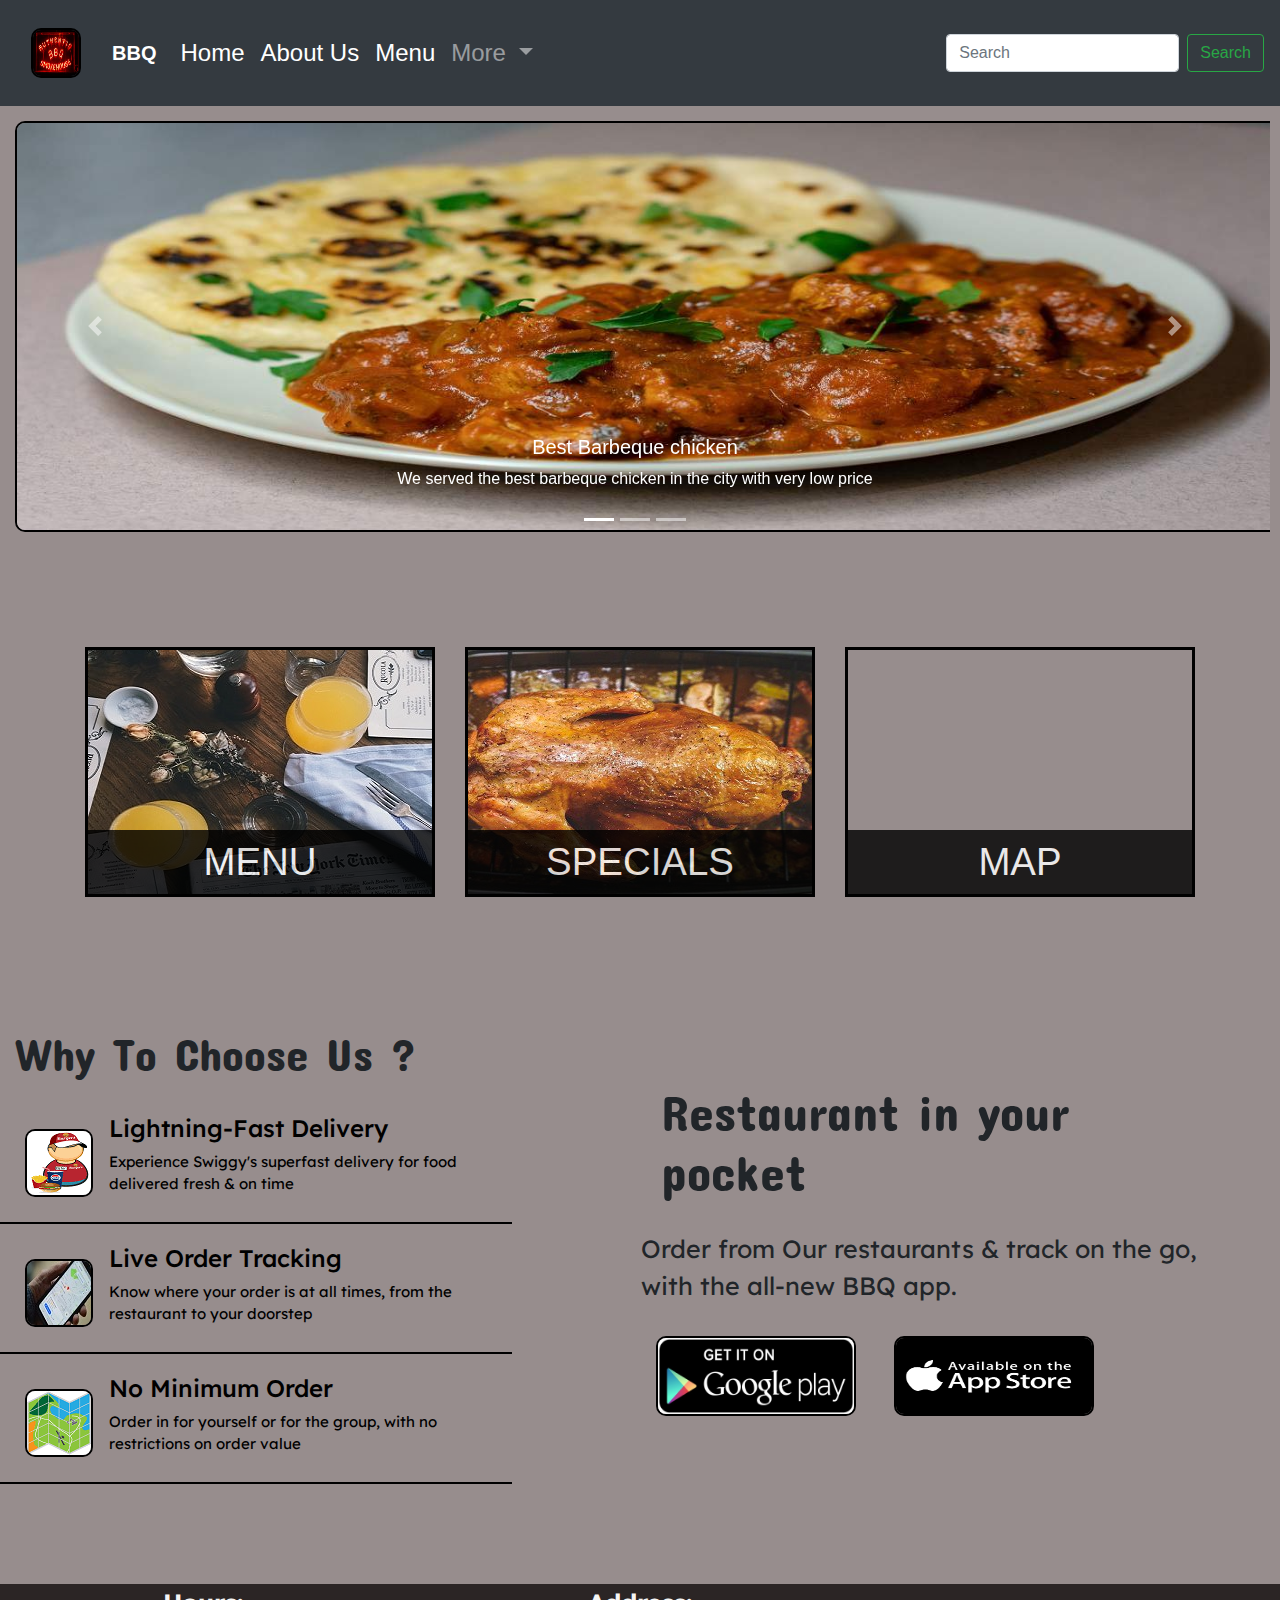
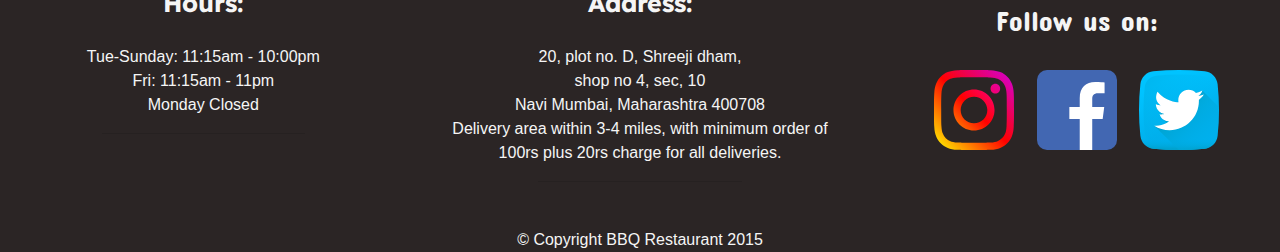
<file: index.html>
<!doctype html>
<html lang="en">

<head>
    <!-- Required meta tags -->
    <meta charset="utf-8">
    <meta name="viewport" content="width=device-width, initial-scale=1, shrink-to-fit=no">

    <!-- Bootstrap CSS -->
    <link rel="stylesheet" href="https://stackpath.bootstrapcdn.com/bootstrap/4.5.2/css/bootstrap.min.css"
        integrity="sha384-JcKb8q3iqJ61gNV9KGb8thSsNjpSL0n8PARn9HuZOnIxN0hoP+VmmDGMN5t9UJ0Z" crossorigin="anonymous">
    <link href='https://fonts.googleapis.com/css?family=Lexend Deca' rel='stylesheet'>
    <link href='https://fonts.googleapis.com/css?family=Concert One' rel='stylesheet'>
    <link rel="stylesheet" href="https://cdnjs.cloudflare.com/ajax/libs/font-awesome/4.7.0/css/font-awesome.min.css">
    <link rel="stylesheet" href="https://cdnjs.cloudflare.com/ajax/libs/font-awesome/4.7.0/css/font-awesome.min.css">

    <link rel="stylesheet" href="style.css">
    <title>BBQ Restaurant</title>
</head>

<body>
    <nav class="navbar navbar-expand-lg navbar-dark bg-dark" style="border-radius: 0%;">
        <a class="navbar-brand" href="index.html">

            <img src="images/restaurant.jpeg" width="50" height="50" alt="" loading="lazy">
        </a>
        <a id="sandas" class="navbar-brand" href="index.html"><strong>BBQ</strong></a>
        <button class="navbar-toggler" type="button" data-toggle="collapse" data-target="#navbarSupportedContent"
            aria-controls="navbarSupportedContent" aria-expanded="false" aria-label="Toggle navigation">
            <span class="navbar-toggler-icon"></span>
        </button>

        <div class="collapse navbar-collapse" id="navbarSupportedContent">
            <ul class="navbar-nav mr-auto">
                <li class="nav-item active">
                    <a class="nav-link" href="index.html">Home <span class="sr-only">(current)</span></a>
                </li>
                <li class="nav-item active">
                    <a class="nav-link" href="About-us.html">About Us<span class="sr-only">(current)</span></a>
                </li>
                <li class="nav-item active">
                    <a class="nav-link" href="Menu.html">Menu<span class="sr-only">(current)</span></a>
                </li>

                <li class="nav-item dropdown">
                    <a class="nav-link dropdown-toggle" href="#" id="navbarDropdown" role="button"
                        data-toggle="dropdown" aria-haspopup="true" aria-expanded="false">
                        More
                    </a>
                    <div class="dropdown-menu" aria-labelledby="navbarDropdown">
                        <a class="dropdown-item" href="team.html">Team</a>
                        <a class="dropdown-item" href="vacancy.html">Vacancy</a>
                        <a class="dropdown-item" href="feedback.html">Feedback</a>

                        <a class="dropdown-item" href="#"></a>
                    </div>
                </li>

            </ul>
            <form class="form-inline my-2 my-lg-0">
                <input class="form-control mr-sm-2" type="search" placeholder="Search" aria-label="Search">
                <button class="btn btn-outline-success my-2 my-sm-0" type="submit">Search</button>
            </form>
        </div>
    </nav>
    <div id="carouselExampleCaptions" class="carousel slide carousel-fade" data-ride="carousel" data-interval="3000"
        style="margin-right:10px">
        <ol class="carousel-indicators">
            <li data-target="#carouselExampleCaptions" data-slide-to="0" class="active"></li>
            <li data-target="#carouselExampleCaptions" data-slide-to="1"></li>
            <li data-target="#carouselExampleCaptions" data-slide-to="2"></li>
        </ol>
        <div class="carousel-inner">
            <div class="carousel-item active">
                <img src="images/ind2.jpg" class="d-block w-100" alt="...">
                <div class="carousel-caption d-none d-md-block">
                    <h5>Best Barbeque chicken</h5>
                    <p>We served the best barbeque chicken in the city with very low price</p>
                </div>
            </div>
            <div class="carousel-item">
                <img src="images/chicken.jpg" class="d-block w-100" alt="...">
                <div class="carousel-caption d-none d-md-block">
                    <h5>Indian food always taste best in the world</h5>
                    <p>we served food from 5 different countries but our india food have no competition</p>
                </div>
            </div>
            <div class="carousel-item">
                <img src="images/bbq.jpg" class="d-block w-100" alt="...">
                <div class="carousel-caption d-none d-md-block">
                    <h5>Boring of regular food <br>try some barbeque and add taste to the life</h5>
                    <p>Praesent commodo cursus magna, vel scelerisque nisl consectetur.</p>
                </div>
            </div>
            <div class="carousel-item">
                <img src="images/ind.jpg" class="d-block w-100" alt="...">
                <div class="carousel-caption d-none d-md-block">
                    <h5>we keep all safety majors</h5>
                    <p>provides you the safest food by taking all precautions during this pandemic</p>
                </div>
            </div>
        </div>
        <a class="carousel-control-prev" href="#carouselExampleCaptions" role="button" data-slide="prev">
            <span class="carousel-control-prev-icon" aria-hidden="true"></span>
            <span class="sr-only">Previous</span>
        </a>
        <a class="carousel-control-next" href="#carouselExampleCaptions" role="button" data-slide="next">
            <span class="carousel-control-next-icon" aria-hidden="true"></span>
            <span class="sr-only">Next</span>
        </a>
    </div>

    <div id="tiles1" class="container" style="margin-top: 100px; margin-bottom: 100px;">
        <div id="home-tiles" class="row">
            <div class=" col-xl-4 col-lg-4 col-md-4 col-sm-6 col-xs-12">
                <a href="Menu.html">
                    <div id="menu-tile"><span>menu</span></div>
                </a>
            </div>
            <div class="col-xl-4  col-lg-4 col-md-4 col-sm-6 col-xs-12">
                <a href="specials.html">
                    <div id="specials-tile"><span>specials</span></div>
                </a>
            </div>
            <div class="col-xl-4  col-lg-4 col-md-4 col-sm-12 col-xs-12">

                <a href="https://goo.gl/maps/kgMy9iD766NBzXQE9" target="_blank">
                    <div id="map-tile" style="border: 3px solid black;">
                        <iframe
                            src="https://www.google.com/maps/embed?pb=!1m18!1m12!1m3!1d3768.7134576017115!2d72.98872131466595!3d19.16401618703753!2m3!1f0!2f0!3f0!3m2!1i1024!2i768!4f13.1!3m3!1m2!1s0x3be7b90e91b27cbf%3A0xe57a123d11d36e02!2sBBQ%20Adda%2C%20Airoli!5e0!3m2!1sen!2sin!4v1598548710462!5m2!1sen!2sin"
                            width="600" height="450" frameborder="0" style="border:0;" allowfullscreen=""
                            aria-hidden="false" tabindex="0"></iframe>
                        <span>map</span>
                    </div>

                </a>
            </div>

        </div>
    </div>


    <div class="box" style="margin-bottom: 100px;">
        <div class="containers">
            <h1>Why To Choose Us ?</h1>
            <div class="container1">
                <div class="media">
                    <img src="images/fast.png" class="align-self-start mr-3" alt="...">
                    <div class="media-body">
                        <h4 class="mt-0">Lightning-Fast Delivery</h4>
                        <p>Experience Swiggy's superfast delivery for food delivered fresh & on time</p>
                    </div>
                </div>
            </div>
            <div class="container2">
                <div class="media">
                    <img src="images/live.jpg" class="align-self-start mr-3" alt="...">
                    <div class="media-body">
                        <h4 class="mt-0">Live Order Tracking</h4>
                        <p>Know where your order is at all times, from the restaurant to your doorstep</p>
                    </div>
                </div>
            </div>

            <div class="container3">
                <div class="media">
                    <img src="images/map.png" class="align-self-start mr-3" alt="...">
                    <div class="media-body">
                        <h4 class="mt-0">No Minimum Order</h4>
                        <p>Order in for yourself or for the group, with no restrictions on order value</p>
                    </div>
                </div>
            </div>
        </div>
        <div1>
            <h2>Restaurant in your pocket</h2>
            <p id=idex>Order from Our restaurants & track on the go, with the all-new BBQ app.</p>

            <a href="https://www.qries.com/">
                <img alt="Qries" src="images/google-play-logo.jpg" width="200" height="80">
            </a>
            <a href="https://www.qries.com/">
                <img alt="Qries" src="images/astore.png" width="200" height="80">
            </a>
        </div1>
    </div>







    <footer class="panel-footer" >
        <div class="containerx">
            <div class="row">
                <section id="hours" class="col-sm-4">
                    <strong>Hours:</strong><br><br>
                    Tue-Sunday: 11:15am - 10:00pm<br>
                    Fri: 11:15am - 11pm<br>
                    Monday Closed
                    <hr class="visible-xs">
                </section>
                <section id="address" class="col-sm-4">
                    <strong>Address:</strong><br><br>
                    20, plot no. D, Shreeji dham,<br>
                    shop no 4, sec, 10 <br>
                    Navi Mumbai, Maharashtra 400708 <br>
                    <p>Delivery area within 3-4 miles, with minimum order of 100rs plus 20rs charge for all deliveries.
                    </p>
                    <hr class="visible-xs">
                </section>
                <section id="testimonials" class="col-sm-4">
                    <h3>Follow us on:</h3><br>
                    <a target="_blank" href="https://www.instagram.com/">
                        <img alt="Instagram" src="images/instagram-sketched (1).svg" width="80" height="80"
                            style="border:0px">
                    </a>
                    <a target="_blank" href="https://www.facebook.com/">
                        <img alt="Facebook" src="images/facebook.svg" width="80" height="80" style="border:0px">
                    </a>
                    <a target="_blank" href="https://twitter.com/?lang=en">
                        <img alt="Twitter" src="images/twitter.svg" width="80" height="80" style="border:0px">
                    </a>

                </section>
            </div>
            <div class="text-center">&copy; Copyright BBQ Restaurant 2015</div>
        </div>
    </footer>





    <!-- Optional JavaScript -->
    <!-- jQuery first, then Popper.js, then Bootstrap JS -->
    <script src="https://code.jquery.com/jquery-3.5.1.slim.min.js"
        integrity="sha384-DfXdz2htPH0lsSSs5nCTpuj/zy4C+OGpamoFVy38MVBnE+IbbVYUew+OrCXaRkfj"
        crossorigin="anonymous"></script>
    <script src="https://cdn.jsdelivr.net/npm/popper.js@1.16.1/dist/umd/popper.min.js"
        integrity="sha384-9/reFTGAW83EW2RDu2S0VKaIzap3H66lZH81PoYlFhbGU+6BZp6G7niu735Sk7lN"
        crossorigin="anonymous"></script>
    <script src="https://stackpath.bootstrapcdn.com/bootstrap/4.5.2/js/bootstrap.min.js"
        integrity="sha384-B4gt1jrGC7Jh4AgTPSdUtOBvfO8shuf57BaghqFfPlYxofvL8/KUEfYiJOMMV+rV"
        crossorigin="anonymous"></script>
</body>

</html>
</file>
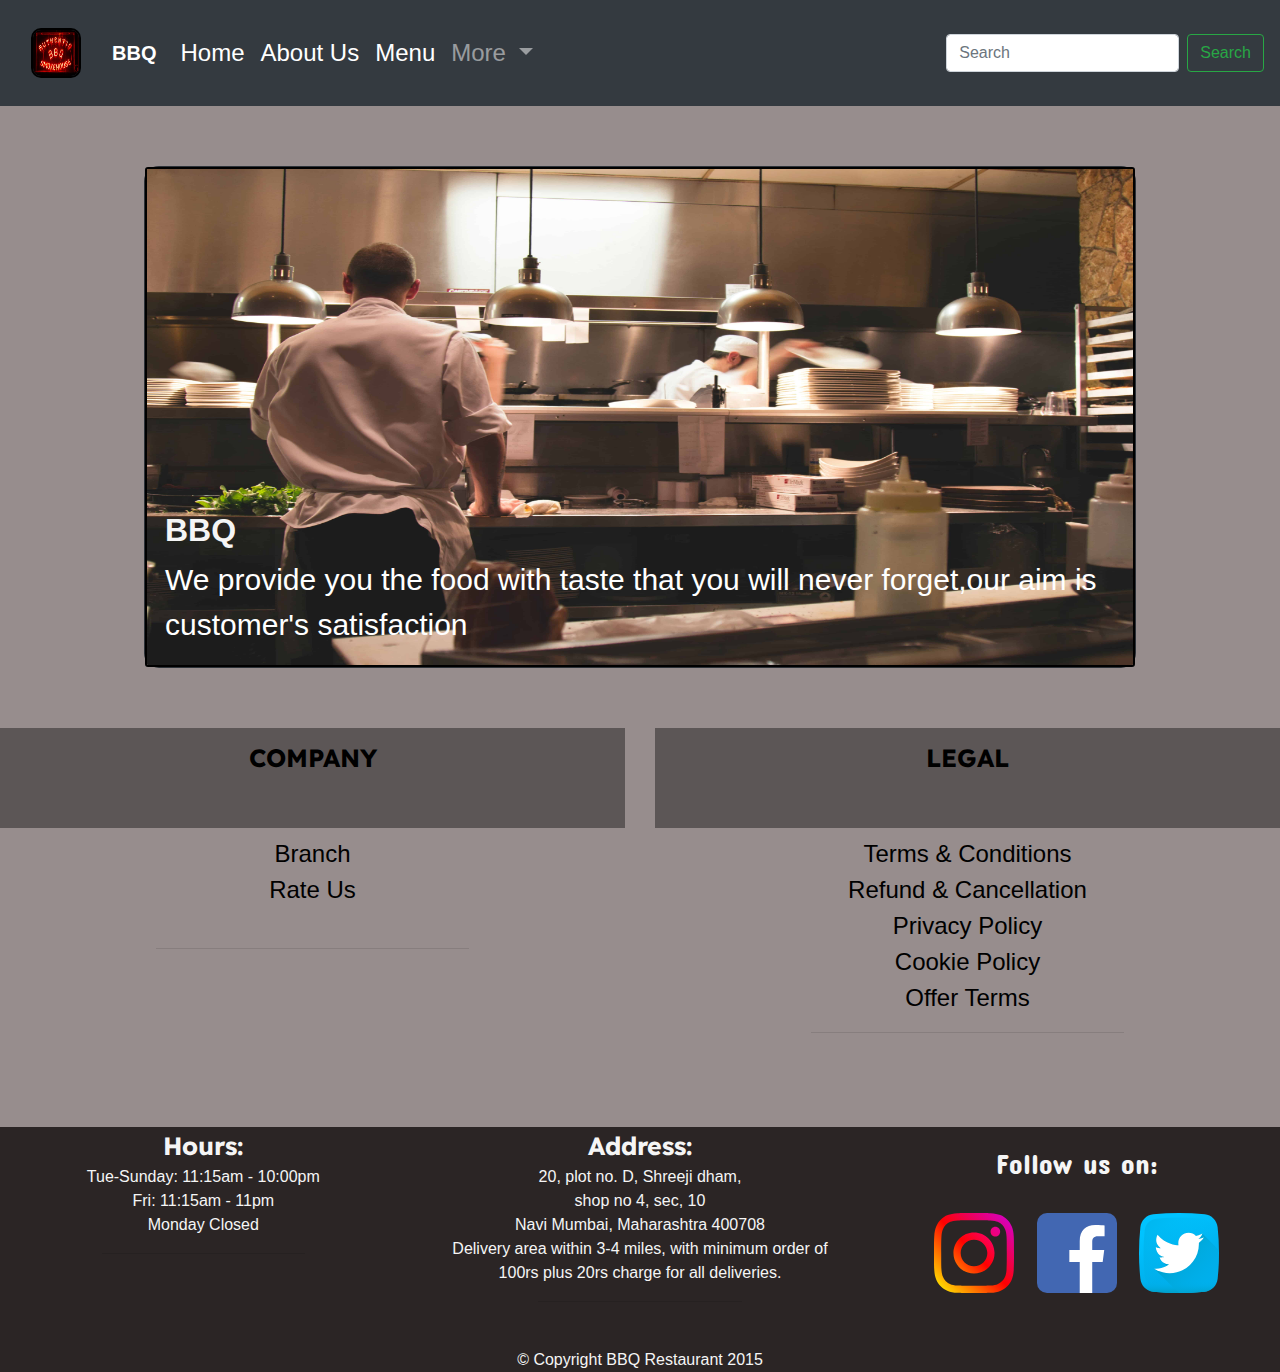
<file: About-us.html>
<!doctype html>
<html lang="en">

<head>
    <!-- Required meta tags -->
    <meta charset="utf-8">
    <meta name="viewport" content="width=device-width, initial-scale=1, shrink-to-fit=no">

    <!-- Bootstrap CSS -->
    <link rel="stylesheet" href="https://stackpath.bootstrapcdn.com/bootstrap/4.5.2/css/bootstrap.min.css"
        integrity="sha384-JcKb8q3iqJ61gNV9KGb8thSsNjpSL0n8PARn9HuZOnIxN0hoP+VmmDGMN5t9UJ0Z" crossorigin="anonymous">
    <link href='https://fonts.googleapis.com/css?family=Lexend Deca' rel='stylesheet'>
    <link href='https://fonts.googleapis.com/css?family=Concert One' rel='stylesheet'>
    <link rel="stylesheet" href="https://cdnjs.cloudflare.com/ajax/libs/font-awesome/4.7.0/css/font-awesome.min.css">

    <link rel="stylesheet" href="style.css">
    <title>About us</title>
</head>

<body>
    <nav class="navbar navbar-expand-lg navbar-dark bg-dark" style="border-radius: 0%;">
        <a class="navbar-brand" href="index.html">

            <img src="images/restaurant.jpeg" width="50" height="50" alt="" loading="lazy">
        </a>
        <a id="sandas" class="navbar-brand" href="index.html"><strong>BBQ</strong></a>
        <button class="navbar-toggler" type="button" data-toggle="collapse" data-target="#navbarSupportedContent"
            aria-controls="navbarSupportedContent" aria-expanded="false" aria-label="Toggle navigation">
            <span class="navbar-toggler-icon"></span>
        </button>

        <div class="collapse navbar-collapse" id="navbarSupportedContent">
            <ul class="navbar-nav mr-auto">
                <li class="nav-item active">
                    <a class="nav-link" href="index.html">Home <span class="sr-only">(current)</span></a>
                </li>
                <li class="nav-item active">
                    <a class="nav-link" href="About-us.html">About Us<span class="sr-only">(current)</span></a>
                </li>
                <li class="nav-item active">
                    <a class="nav-link" href="Menu.html">Menu<span class="sr-only">(current)</span></a>
                </li>

                <li class="nav-item dropdown">
                    <a class="nav-link dropdown-toggle" href="#" id="navbarDropdown" role="button"
                        data-toggle="dropdown" aria-haspopup="true" aria-expanded="false">
                        More
                    </a>
                    <div class="dropdown-menu" aria-labelledby="navbarDropdown">
                        <a class="dropdown-item" href="team.html">Team</a>
                        <a class="dropdown-item" href="vacancy.html">vacancy</a>
                        <a class="dropdown-item" href="feedback.html">Feedback</a>

                        <a class="dropdown-item" href="#"></a>
                    </div>
                </li>

            </ul>
            <form class="form-inline my-2 my-lg-0">
                <input class="form-control mr-sm-2" type="search" placeholder="Search" aria-label="Search">
                <button class="btn btn-outline-success my-2 my-sm-0" type="submit">Search</button>
            </form>
        </div>
    </nav>
    <div class="abtus">
        <div class="card bg-dark text-white" style="width: 80%; margin:40px 20px 40px 20px;">
            <img src="images/michael-browning-MtqG1lWcUw0-unsplash.jpg" class="card-img" alt="Loading" width="50%" height="500"
                style="border: 2px solid black; margin: 0%;">
            <div class="card-img-overlay">
                <span>
                    <h2><strong class="card-title" style="color: whitesmoke;">BBQ</strong></h2>
                    <p class="card-text">We provide you the food with taste that you will never forget,our aim is
                        customer's satisfaction </p>
                </span>
            </div>
        </div>


    </div>

    <footer class="panel-footer">
        <div class="containerx clr">
            <div class="row fsize">
                <section class="col-sm-6 company">
                    <h1><strong>COMPANY</strong><br><br></h1>
                    <a href="#">Branch</a> <br>
                    <a href="rate-us.html">Rate Us</a><br><br>
                    <hr class="visible-xs">


                </section>
                <section class="col-sm-6 company">

                    <h1><strong>LEGAL</strong></h1>
                    <a href="https://www.termsfeed.com/blog/sample-terms-and-conditions-template/#:~:text=A%20Terms%20and%20Conditions%20agreement,your%20website%20and%20mobile%20app."
                        target="_blank">Terms
                        & Conditions</a> <br>
                    <a href="https://en.wikipedia.org/wiki/Refund#:~:text=Refund%20may%20refer%20to%3A,a%20refund%20will%20be%20made."
                        target="_blank">Refund & Cancellation</a><br>
                    <a href="https://www.privacypolicies.com/blog/privacy-policy-template/#:~:text=Conclusion-,What%20is%20a%20Privacy%20Policy%3F,or%20sold%20to%20third%20parties."
                        target="_blank">Privacy Policy</a><br>
                    <a href="https://www.cookiebot.com/en/cookie-policy/#:~:text=A%20cookie%20policy%20is%20a,world%20this%20data%20is%20sent.&text=Many%20website%20owners%20choose%20to,section%20of%20their%20privacy%20policy."
                        target="_blank">Cookie Policy</a><br>
                    <a href="https://en.wikipedia.org/wiki/Offer_and_acceptance" target="_blank">Offer Terms</a><br>
                    <hr class="visible-xs">

                </section>

    </footer>

    <br>
    <br>









    <footer class="panel-footer">
        <div class="containerx">
            <div class="row">
                <section id="hours" class="col-sm-4">
                    <strong>Hours:</strong><br>
                    Tue-Sunday: 11:15am - 10:00pm<br>
                    Fri: 11:15am - 11pm<br>
                    Monday Closed
                    <hr class="visible-xs">
                </section>
                <section id="address" class="col-sm-4">
                    <strong>Address:</strong><br>
                    20, plot no. D, Shreeji dham,<br>
                    shop no 4, sec, 10 <br>
                    Navi Mumbai, Maharashtra 400708 <br>
                    <p>Delivery area within 3-4 miles, with minimum order of 100rs plus 20rs charge for all deliveries.
                    </p>
                    <hr class="visible-xs">
                </section>
                <section id="testimonials" class="col-sm-4">
                    <h3>Follow us on:</h3><br>
                    <a target="_blank" href="https://www.instagram.com/">
                        <img alt="Instagram" src="images/instagram-sketched (1).svg" width="80" height="80" style="border:0px">
                    </a>
                    <a target="_blank" href="https://www.facebook.com/">
                        <img alt="Facebook" src="images/facebook.svg" width="80" height="80" style="border:0px">
                    </a>
                    <a target="_blank" href="https://twitter.com/?lang=en">
                        <img alt="Twitter" src="images/twitter.svg" width="80" height="80" style="border:0px">
                    </a>

                </section>
            </div>
            <div  class="text-center">&copy; Copyright BBQ Restaurant 2015</div>
          </div>
    </footer>

   



    <!-- Optional JavaScript -->
    <!-- jQuery first, then Popper.js, then Bootstrap JS -->
    <script src="https://code.jquery.com/jquery-3.5.1.slim.min.js"
        integrity="sha384-DfXdz2htPH0lsSSs5nCTpuj/zy4C+OGpamoFVy38MVBnE+IbbVYUew+OrCXaRkfj"
        crossorigin="anonymous"></script>
    <script src="https://cdn.jsdelivr.net/npm/popper.js@1.16.1/dist/umd/popper.min.js"
        integrity="sha384-9/reFTGAW83EW2RDu2S0VKaIzap3H66lZH81PoYlFhbGU+6BZp6G7niu735Sk7lN"
        crossorigin="anonymous"></script>
    <script src="https://stackpath.bootstrapcdn.com/bootstrap/4.5.2/js/bootstrap.min.js"
        integrity="sha384-B4gt1jrGC7Jh4AgTPSdUtOBvfO8shuf57BaghqFfPlYxofvL8/KUEfYiJOMMV+rV"
        crossorigin="anonymous"></script>
</body>

</html>
</file>
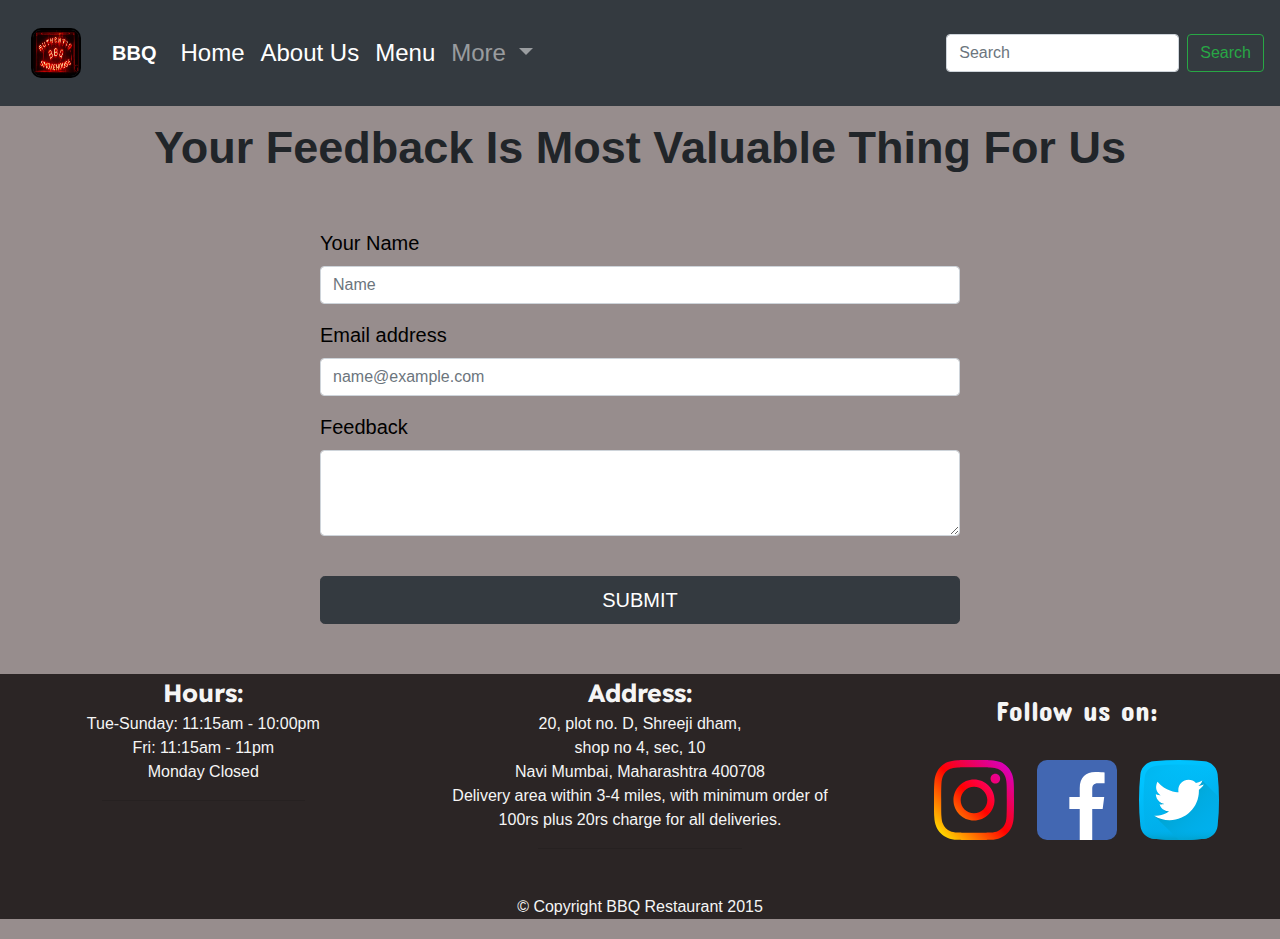
<file: feedback.html>
<!doctype html>
<html lang="en">

<head>
    <!-- Required meta tags -->
    <meta charset="utf-8">
    <meta name="viewport" content="width=device-width, initial-scale=1, shrink-to-fit=no">

    <!-- Bootstrap CSS -->
    <link rel="stylesheet" href="https://stackpath.bootstrapcdn.com/bootstrap/4.5.2/css/bootstrap.min.css"
        integrity="sha384-JcKb8q3iqJ61gNV9KGb8thSsNjpSL0n8PARn9HuZOnIxN0hoP+VmmDGMN5t9UJ0Z" crossorigin="anonymous">
    <link href='https://fonts.googleapis.com/css?family=Lexend Deca' rel='stylesheet'>
    <link href='https://fonts.googleapis.com/css?family=Concert One' rel='stylesheet'>
    <link rel="stylesheet" href="https://cdnjs.cloudflare.com/ajax/libs/font-awesome/4.7.0/css/font-awesome.min.css">

    <link rel="stylesheet" href="style.css">
    <title>FEEDBACK</title>
</head>

<body>
    <nav class="navbar navbar-expand-lg navbar-dark bg-dark" style="border-radius: 0%;">
        <a class="navbar-brand" href="index.html">

            <img src="images/restaurant.jpeg" width="50" height="50" alt="" loading="lazy">
        </a>
        <a id="sandas" class="navbar-brand" href="index.html"><strong>BBQ</strong></a>
        <button class="navbar-toggler" type="button" data-toggle="collapse" data-target="#navbarSupportedContent"
            aria-controls="navbarSupportedContent" aria-expanded="false" aria-label="Toggle navigation">
            <span class="navbar-toggler-icon"></span>
        </button>

        <div class="collapse navbar-collapse" id="navbarSupportedContent">
            <ul class="navbar-nav mr-auto">
                <li class="nav-item active">
                    <a class="nav-link" href="index.html">Home <span class="sr-only">(current)</span></a>
                </li>
                <li class="nav-item active">
                    <a class="nav-link" href="About-us.html">About Us<span class="sr-only">(current)</span></a>
                </li>
                <li class="nav-item active">
                    <a class="nav-link" href="Menu.html">Menu<span class="sr-only">(current)</span></a>
                </li>

                <li class="nav-item dropdown">
                    <a class="nav-link dropdown-toggle" href="#" id="navbarDropdown" role="button"
                        data-toggle="dropdown" aria-haspopup="true" aria-expanded="false">
                        More
                    </a>
                    <div class="dropdown-menu" aria-labelledby="navbarDropdown">
                        <a class="dropdown-item" href="team.html">Team</a>
                        <a class="dropdown-item" href="vacancy.html">Vacancy</a>
                        <a class="dropdown-item" href="feedback.html">Feedback</a>

                        <a class="dropdown-item" href="#"></a>
                    </div>
                </li>

            </ul>
            <form class="form-inline my-2 my-lg-0">
                <input class="form-control mr-sm-2" type="search" placeholder="Search" aria-label="Search">
                <button class="btn btn-outline-success my-2 my-sm-0" type="submit">Search</button>
            </form>
        </div>
    </nav>




    
    <h1 id="seven" style="display: flex; justify-content: center; align-items: center; font-family: 'Fjalla One', sans-serif;">
        <strong>Your Feedback Is Most Valuable Thing For Us</strong></h1>
   
    <div class="form7" >
        <form id="fdb">
            <div class="form-group">
              <label for="exampleFormControlInput1">Your Name</label>
              <input type="text" class="form-control" id="exampleFormControlInput1" placeholder="Name">
            </div>
            <div class="form-group">
                <label for="exampleFormControlInput1">Email address</label>
                <input type="email" class="form-control" id="exampleFormControlInput1" placeholder="name@example.com">
              </div>

           
              <div class="form-group">
                <label for="exampleFormControlTextarea1">Feedback</label>
                <textarea class="form-control" id="exampleFormControlTextarea1" rows="3"></textarea>
              </div><br>

              <button type="button" class="btn btn-dark btn-lg btn-block">SUBMIT</button>

            </form>

 
  



</div>

    </div>








    <footer class="panel-footer" style="padding-bottom: 20px;">
        <div class="containerx">
            <div class="row">
                <section id="hours" class="col-sm-4">
                    <strong>Hours:</strong><br>
                    Tue-Sunday: 11:15am - 10:00pm<br>
                    Fri: 11:15am - 11pm<br>
                    Monday Closed
                    <hr class="visible-xs">
                </section>
                <section id="address" class="col-sm-4">
                    <strong>Address:</strong><br>
                    20, plot no. D, Shreeji dham,<br>
                    shop no 4, sec, 10 <br>
                    Navi Mumbai, Maharashtra 400708 <br>
                    <p>Delivery area within 3-4 miles, with minimum order of 100rs plus 20rs charge for all deliveries.
                    </p>
                    <hr class="visible-xs">
                </section>
                <section id="testimonials" class="col-sm-4">
                    <h3>Follow us on:</h3><br>
                    <a target="_blank" href="https://www.instagram.com/">
                        <img alt="Instagram" src="images/instagram-sketched (1).svg" width="80" height="80"
                            style="border:0px">
                    </a>
                    <a target="_blank" href="https://www.facebook.com/">
                        <img alt="Facebook" src="images/facebook.svg" width="80" height="80" style="border:0px">
                    </a>
                    <a target="_blank" href="https://twitter.com/?lang=en">
                        <img alt="Twitter" src="images/twitter.svg" width="80" height="80" style="border:0px">
                    </a>

                </section>
            </div>
            <div class="text-center">&copy; Copyright BBQ Restaurant 2015</div>
        </div>
    </footer>





    <!-- Optional JavaScript -->
    <!-- jQuery first, then Popper.js, then Bootstrap JS -->
    <script src="https://code.jquery.com/jquery-3.5.1.slim.min.js"
        integrity="sha384-DfXdz2htPH0lsSSs5nCTpuj/zy4C+OGpamoFVy38MVBnE+IbbVYUew+OrCXaRkfj"
        crossorigin="anonymous"></script>
    <script src="https://cdn.jsdelivr.net/npm/popper.js@1.16.1/dist/umd/popper.min.js"
        integrity="sha384-9/reFTGAW83EW2RDu2S0VKaIzap3H66lZH81PoYlFhbGU+6BZp6G7niu735Sk7lN"
        crossorigin="anonymous"></script>
    <script src="https://stackpath.bootstrapcdn.com/bootstrap/4.5.2/js/bootstrap.min.js"
        integrity="sha384-B4gt1jrGC7Jh4AgTPSdUtOBvfO8shuf57BaghqFfPlYxofvL8/KUEfYiJOMMV+rV"
        crossorigin="anonymous"></script>
</body>

</html>
</file>
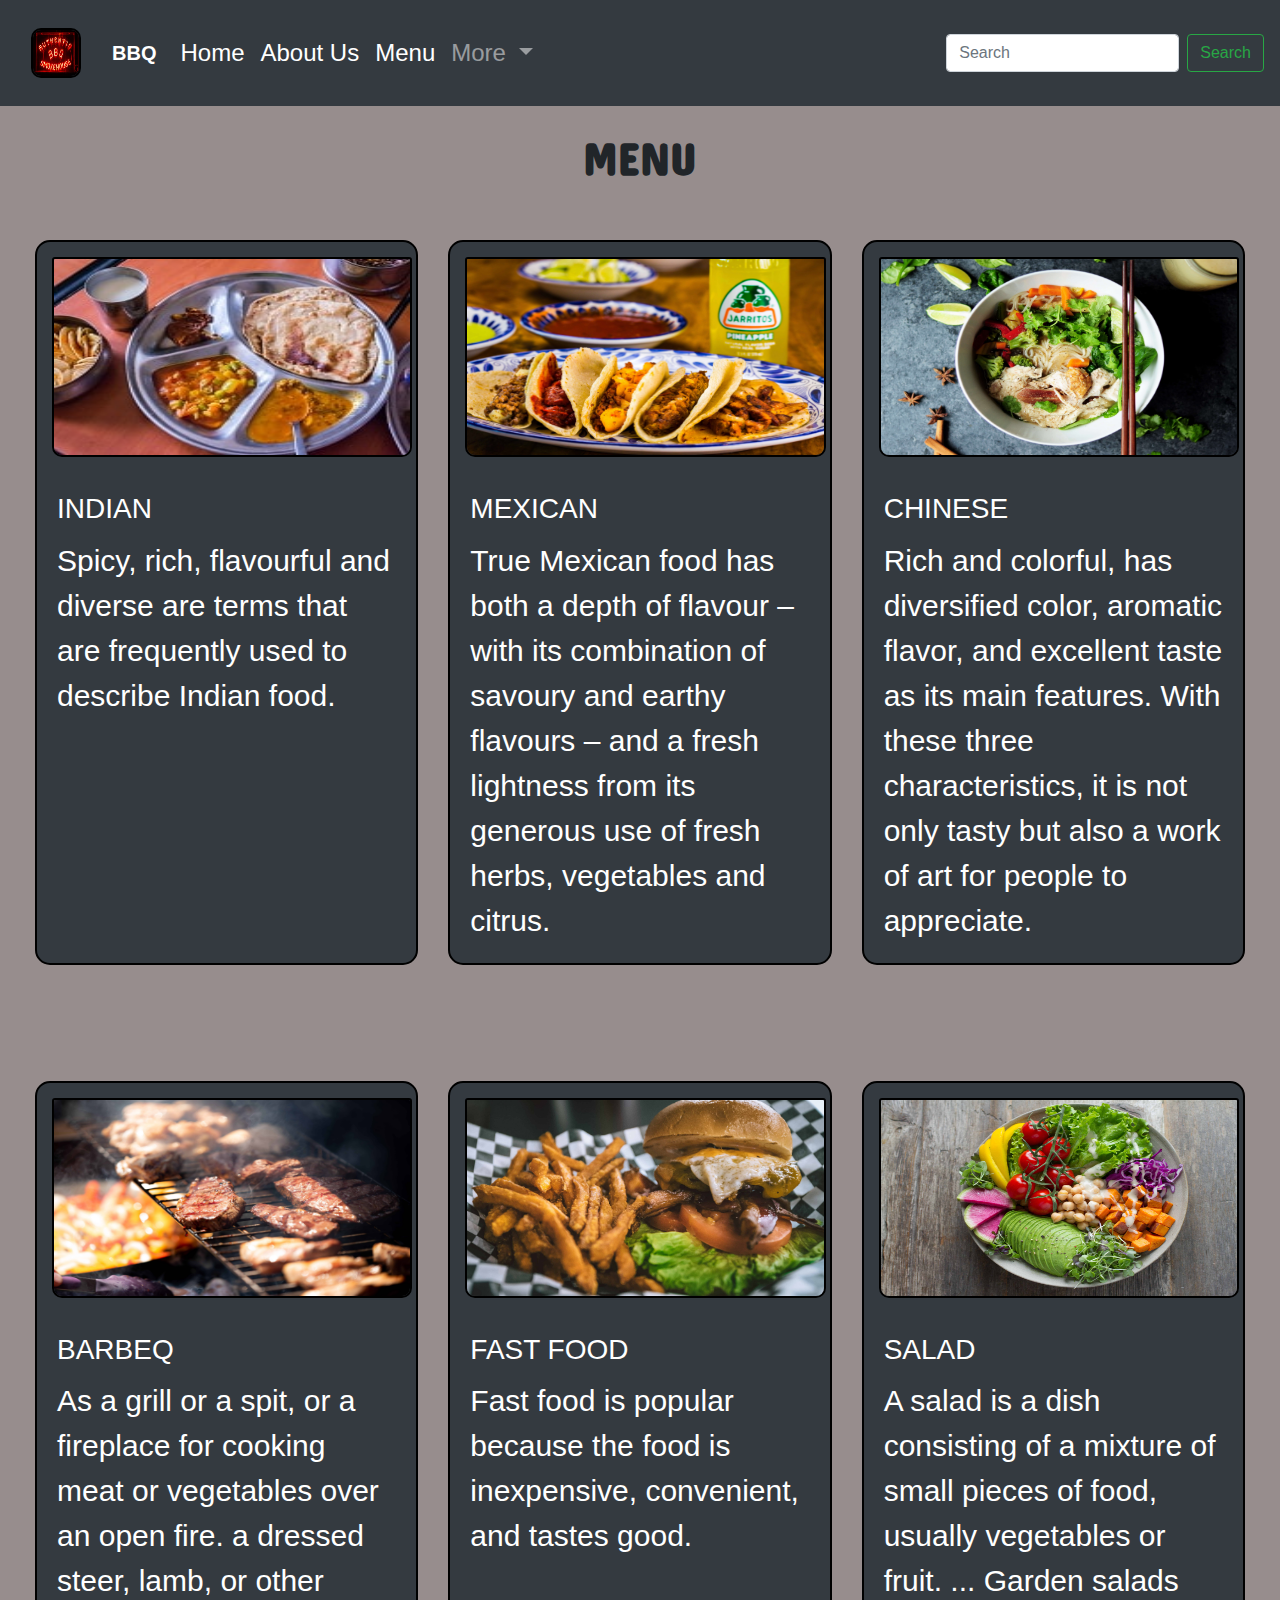
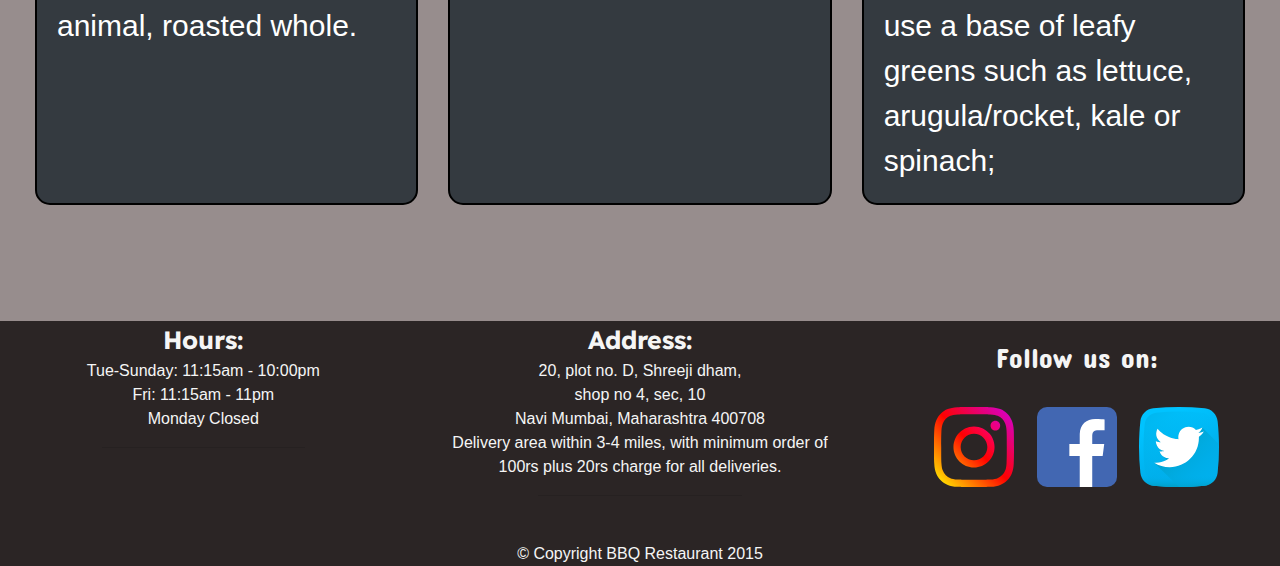
<file: Menu.html>
<!doctype html>
<html lang="en">

<head>
    <!-- Required meta tags -->
    <meta charset="utf-8">
    <meta name="viewport" content="width=device-width, initial-scale=1, shrink-to-fit=no">

    <!-- Bootstrap CSS -->
    <link rel="stylesheet" href="https://stackpath.bootstrapcdn.com/bootstrap/4.5.2/css/bootstrap.min.css"
        integrity="sha384-JcKb8q3iqJ61gNV9KGb8thSsNjpSL0n8PARn9HuZOnIxN0hoP+VmmDGMN5t9UJ0Z" crossorigin="anonymous">
    <link href='https://fonts.googleapis.com/css?family=Lexend Deca' rel='stylesheet'>
    <link href='https://fonts.googleapis.com/css?family=Concert One' rel='stylesheet'>
    <link rel="stylesheet" href="https://cdnjs.cloudflare.com/ajax/libs/font-awesome/4.7.0/css/font-awesome.min.css">

    <link rel="stylesheet" href="style.css">
    <title>Menu</title>
</head>

<body>
    <nav class="navbar navbar-expand-lg navbar-dark bg-dark" style="border-radius: 0%;">
        <a class="navbar-brand" href="index.html">

            <img src="images/restaurant.jpeg" width="50" height="50" alt="" loading="lazy">
        </a>
        <a id="sandas" class="navbar-brand" href="index.html"><strong>BBQ</strong></a>
        <button class="navbar-toggler" type="button" data-toggle="collapse" data-target="#navbarSupportedContent"
            aria-controls="navbarSupportedContent" aria-expanded="false" aria-label="Toggle navigation">
            <span class="navbar-toggler-icon"></span>
        </button>

        <div class="collapse navbar-collapse" id="navbarSupportedContent">
            <ul class="navbar-nav mr-auto">
                <li class="nav-item active">
                    <a class="nav-link" href="index.html">Home <span class="sr-only">(current)</span></a>
                </li>
                <li class="nav-item active">
                    <a class="nav-link" href="About-us.html">About Us<span class="sr-only">(current)</span></a>
                </li>
                <li class="nav-item active">
                    <a class="nav-link" href="Menu.html">Menu<span class="sr-only">(current)</span></a>
                </li>
                <li class="nav-item dropdown">
                    <a class="nav-link dropdown-toggle" href="#" id="navbarDropdown" role="button"
                        data-toggle="dropdown" aria-haspopup="true" aria-expanded="false">
                        More
                    </a>
                    <div class="dropdown-menu" aria-labelledby="navbarDropdown">
                        <a class="dropdown-item" href="team.html">Team</a>
                        <a class="dropdown-item" href="vacancy.html">Vacancy</a>
                        <a class="dropdown-item" href="feedback.html">Feedback</a>

                        <a class="dropdown-item" href="#"></a>
                    </div>
                </li>

            </ul>
            <form class="form-inline my-2 my-lg-0">
                <input class="form-control mr-sm-2" type="search" placeholder="Search" aria-label="Search">
                <button class="btn btn-outline-success my-2 my-sm-0" type="submit">Search</button>
            </form>
        </div>
    </nav>
    <div class="menus">
        <h1><strong>MENU</strong></h1>
        <div class="card-deck s">
            <div class="card text-white bg-dark mb-3" style="border: 2px solid black;">
                <img src="images/indu.jpg" class="card-img-top siz" alt="Indian" width="100" height="200"
                    style="border: 2px solid black;">
                <div class="card-body">
                    <h3 id="xtra" class="card-title">INDIAN</h3>
                    <p  id="stra" class="card-text">Spicy, rich, flavourful and diverse are terms that are frequently used to
                        describe Indian food. </p>
                </div>

            </div>
            <div class="card text-white bg-dark mb-3" style="border: 2px solid black;">
                <img src="images/mexican.jpg" class="card-img-top" alt="Mexican" width="100" height="200"
                    style="border: 2px solid black;">
                <div class="card-body">
                    <h3 id="xtra" class="card-title">MEXICAN</h3>
                    <p  id="stra" class="card-text">True Mexican food has both a depth of flavour – with its combination of savoury
                        and earthy flavours – and a fresh lightness from its generous use of fresh herbs, vegetables and
                        citrus.
                    </p>
                </div>

            </div>
            <div class="card text-white bg-dark mb-3" style="border: 2px solid black;">
                <img src="images/chinese.jpg" class="card-img-top" alt="..." width="100" height="200"
                    style="border: 2px solid black;">
                <div class="card-body">
                    <h3 id="xtra" class="card-title">CHINESE</h3>
                    <p  id="stra" class="card-text"> Rich and colorful, has diversified color, aromatic flavor, and excellent taste
                        as its main features. With these three characteristics, it is not only tasty but also a work of
                        art for people to appreciate.</p>
                </div>

            </div>
        </div>
        <div class="card-deck p">
            <div class="card text-white bg-dark mb-3" style="border: 2px solid black;" >
                <img src="images/barbeq.jpg" class="card-img-top" alt="..." width="100" height="200"
                    style="border: 2px solid black;">
                <div class="card-body">
                    <h3 id="xtra" class="card-title">BARBEQ</h3>
                    <p  id="stra" class="card-text">As a grill or a spit, or a fireplace for cooking meat or vegetables over an
                        open fire. a dressed steer, lamb, or other animal, roasted whole.</p>
                </div>

            </div>
            <div class="card text-white bg-dark mb-3" style="border: 2px solid black;">
                <img src="images/fastfood.jpg" class="card-img-top" alt="..." width="100" height="200"
                    style="border: 2px solid black;">
                <div class="card-body">
                    <h3 id="xtra" class="card-title">FAST FOOD</h3>
                    <p id="stra"  class="card-text">Fast food is popular because the food is inexpensive, convenient, and tastes
                        good.
                    </p>
                </div>

            </div>
            <div class="card text-white bg-dark mb-3" style="border: 2px solid black;">
                <img src="images/salad.jpg" class="card-img-top" alt="..." width="100" height="200"
                    style="border: 2px solid black;">
                <div class="card-body">
                    <h3 id="xtra" class="card-title">SALAD</h3>
                    <p  id="stra" class="card-text">A salad is a dish consisting of a mixture of small pieces of food, usually
                        vegetables or fruit. ... Garden salads use a base of leafy greens such as lettuce,
                        arugula/rocket, kale or spinach;</p>
                </div>

            </div>
        </div>
    </div>

    <footer class="panel-footer">
        <div class="containerx">
            <div class="row">
                <section id="hours" class="col-sm-4">
                    <strong>Hours:</strong><br>
                    Tue-Sunday: 11:15am - 10:00pm<br>
                    Fri: 11:15am - 11pm<br>
                    Monday Closed
                    <hr class="visible-xs">
                </section>
                <section id="address" class="col-sm-4">
                    <strong>Address:</strong><br>
                    20, plot no. D, Shreeji dham,<br>
                    shop no 4, sec, 10 <br>
                    Navi Mumbai, Maharashtra 400708 <br>
                    <p>Delivery area within 3-4 miles, with minimum order of 100rs plus 20rs charge for all deliveries.
                    </p>
                    <hr class="visible-xs">
                </section>
                <section id="testimonials" class="col-sm-4">
                    <h3>Follow us on:</h3><br>
                    <a target="_blank" href="https://www.instagram.com/">
                        <img alt="Instagram" src="images/instagram-sketched (1).svg" width="80" height="80" style="border:0px">
                    </a>
                    <a target="_blank" href="https://www.facebook.com/">
                        <img alt="Facebook" src="images/facebook.svg" width="80" height="80" style="border:0px">
                    </a>
                    <a target="_blank" href="https://twitter.com/?lang=en">
                        <img alt="Twitter" src="images/twitter.svg" width="80" height="80" style="border:0px">
                    </a>

                </section>
            </div>
            <div  class="text-center">&copy; Copyright BBQ Restaurant 2015</div>
          </div>
    </footer>

    

    <script src="https://code.jquery.com/jquery-3.5.1.slim.min.js"
        integrity="sha384-DfXdz2htPH0lsSSs5nCTpuj/zy4C+OGpamoFVy38MVBnE+IbbVYUew+OrCXaRkfj"
        crossorigin="anonymous"></script>
    <script src="https://cdn.jsdelivr.net/npm/popper.js@1.16.1/dist/umd/popper.min.js"
        integrity="sha384-9/reFTGAW83EW2RDu2S0VKaIzap3H66lZH81PoYlFhbGU+6BZp6G7niu735Sk7lN"
        crossorigin="anonymous"></script>
    <script src="https://stackpath.bootstrapcdn.com/bootstrap/4.5.2/js/bootstrap.min.js"
        integrity="sha384-B4gt1jrGC7Jh4AgTPSdUtOBvfO8shuf57BaghqFfPlYxofvL8/KUEfYiJOMMV+rV"
        crossorigin="anonymous"></script>
</body>

</html>
</file>
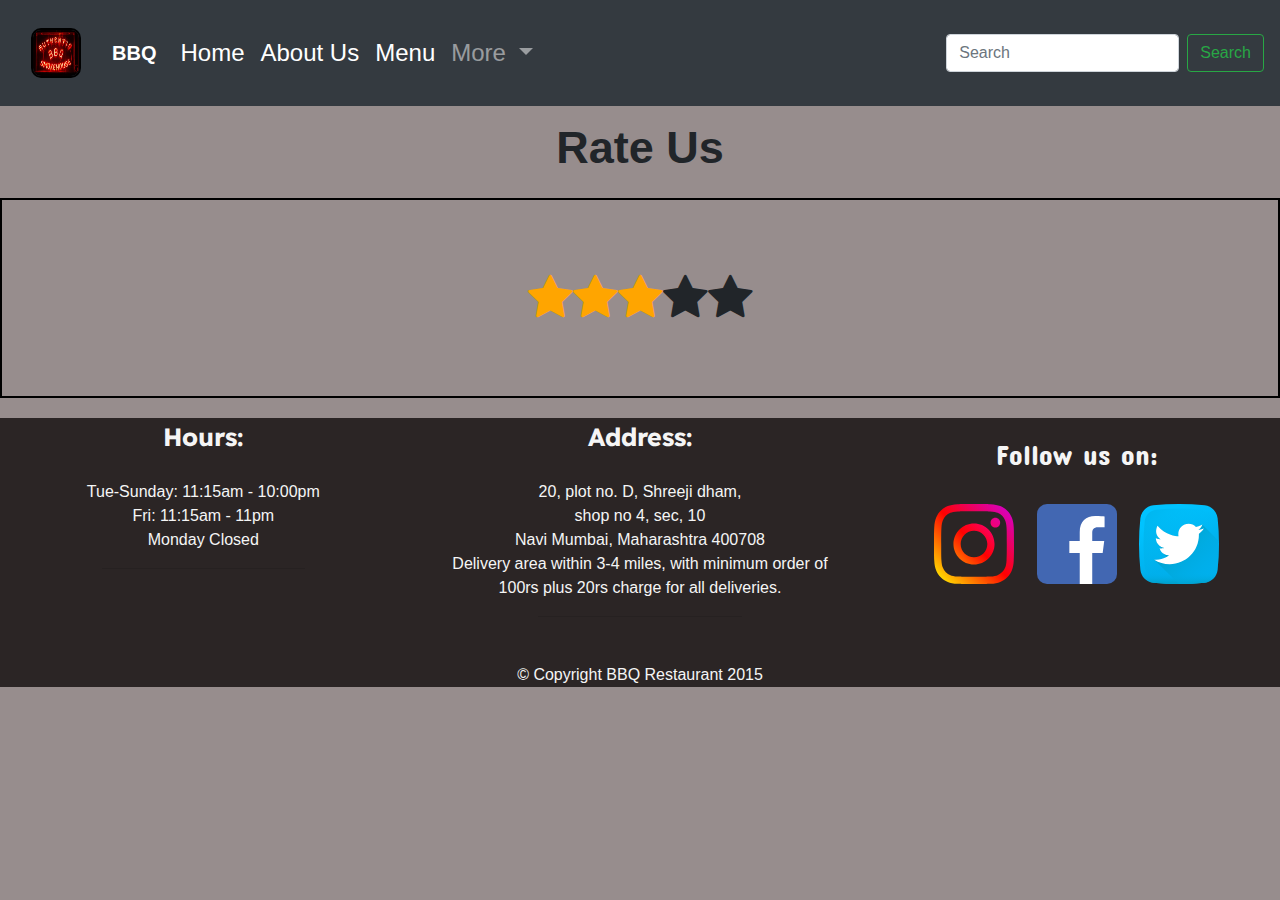
<file: rate-us.html>
<!doctype html>
<html lang="en">

<head>
    <!-- Required meta tags -->
    <meta charset="utf-8">
    <meta name="viewport" content="width=device-width, initial-scale=1, shrink-to-fit=no">

    <!-- Bootstrap CSS -->
    <link rel="stylesheet" href="https://stackpath.bootstrapcdn.com/bootstrap/4.5.2/css/bootstrap.min.css"
        integrity="sha384-JcKb8q3iqJ61gNV9KGb8thSsNjpSL0n8PARn9HuZOnIxN0hoP+VmmDGMN5t9UJ0Z" crossorigin="anonymous">
    <link href='https://fonts.googleapis.com/css?family=Lexend Deca' rel='stylesheet'>
    <link href='https://fonts.googleapis.com/css?family=Concert One' rel='stylesheet'>
    <link rel="stylesheet" href="https://cdnjs.cloudflare.com/ajax/libs/font-awesome/4.7.0/css/font-awesome.min.css">
    <link rel="stylesheet" href="https://cdnjs.cloudflare.com/ajax/libs/font-awesome/4.7.0/css/font-awesome.min.css">

    <link rel="stylesheet" href="style.css">
    <title>Rate Us</title>
</head>

<body>
    <nav class="navbar navbar-expand-lg navbar-dark bg-dark" style="border-radius: 0%;">
        <a class="navbar-brand" href="index.html">

            <img src="images/restaurant.jpeg" width="50" height="50" alt="" loading="lazy">
        </a>
        <a id="sandas" class="navbar-brand" href="index.html"><strong>BBQ</strong></a>
        <button class="navbar-toggler" type="button" data-toggle="collapse" data-target="#navbarSupportedContent"
            aria-controls="navbarSupportedContent" aria-expanded="false" aria-label="Toggle navigation">
            <span class="navbar-toggler-icon"></span>
        </button>

        <div class="collapse navbar-collapse" id="navbarSupportedContent">
            <ul class="navbar-nav mr-auto">
                <li class="nav-item active">
                    <a class="nav-link" href="index.html">Home <span class="sr-only">(current)</span></a>
                </li>
                <li class="nav-item active">
                    <a class="nav-link" href="About-us.html">About Us<span class="sr-only">(current)</span></a>
                </li>
                <li class="nav-item active">
                    <a class="nav-link" href="Menu.html">Menu<span class="sr-only">(current)</span></a>
                </li>

                <li class="nav-item dropdown">
                    <a class="nav-link dropdown-toggle" href="#" id="navbarDropdown" role="button"
                        data-toggle="dropdown" aria-haspopup="true" aria-expanded="false">
                        More
                    </a>
                    <div class="dropdown-menu" aria-labelledby="navbarDropdown">
                        <a class="dropdown-item" href="team.html">Team</a>
                        <a class="dropdown-item" href="vacancy.html">Vacancy</a>
                        <a class="dropdown-item" href="feedback.html">Feedback</a>

                        <a class="dropdown-item" href="#"></a>
                    </div>
                </li>

            </ul>
            <form class="form-inline my-2 my-lg-0">
                <input class="form-control mr-sm-2" type="search" placeholder="Search" aria-label="Search">
                <button class="btn btn-outline-success my-2 my-sm-0" type="submit">Search</button>
            </form>
        </div>
    </nav>

    <h1 id="seven"
    style="display: flex; justify-content: center; align-items: center; font-family: 'Fjalla One', sans-serif;">
    <strong>Rate Us</strong></h1>


    <div class="rate">
       


        <br><span id="str" class="fa fa-star checked"></span>
        <span id="str" class="fa fa-star checked"></span>
        <span id="str" class="fa fa-star checked"></span>
        <span id="str" class="fa fa-star"></span>
        <span id="str" class="fa fa-star"></span>


    </div>








    <footer class="panel-footer" style="padding-bottom: 20px;">
        <div class="containerx">
            <div class="row">
                <section id="hours" class="col-sm-4">
                    <strong>Hours:</strong><br><br>
                    Tue-Sunday: 11:15am - 10:00pm<br>
                    Fri: 11:15am - 11pm<br>
                    Monday Closed
                    <hr class="visible-xs">
                </section>
                <section id="address" class="col-sm-4">
                    <strong>Address:</strong><br><br>
                    20, plot no. D, Shreeji dham,<br>
                    shop no 4, sec, 10 <br>
                    Navi Mumbai, Maharashtra 400708 <br>
                    <p>Delivery area within 3-4 miles, with minimum order of 100rs plus 20rs charge for all deliveries.
                    </p>
                    <hr class="visible-xs">
                </section>
                <section id="testimonials" class="col-sm-4">
                    <h3>Follow us on:</h3><br>
                    <a target="_blank" href="https://www.instagram.com/">
                        <img alt="Instagram" src="images/instagram-sketched (1).svg" width="80" height="80"
                            style="border:0px">
                    </a>
                    <a target="_blank" href="https://www.facebook.com/">
                        <img alt="Facebook" src="images/facebook.svg" width="80" height="80" style="border:0px">
                    </a>
                    <a target="_blank" href="https://twitter.com/?lang=en">
                        <img alt="Twitter" src="images/twitter.svg" width="80" height="80" style="border:0px">
                    </a>

                </section>
            </div>
            <div class="text-center">&copy; Copyright BBQ Restaurant 2015</div>
        </div>
    </footer>





    <!-- Optional JavaScript -->
    <!-- jQuery first, then Popper.js, then Bootstrap JS -->
    <script src="https://code.jquery.com/jquery-3.5.1.slim.min.js"
        integrity="sha384-DfXdz2htPH0lsSSs5nCTpuj/zy4C+OGpamoFVy38MVBnE+IbbVYUew+OrCXaRkfj"
        crossorigin="anonymous"></script>
    <script src="https://cdn.jsdelivr.net/npm/popper.js@1.16.1/dist/umd/popper.min.js"
        integrity="sha384-9/reFTGAW83EW2RDu2S0VKaIzap3H66lZH81PoYlFhbGU+6BZp6G7niu735Sk7lN"
        crossorigin="anonymous"></script>
    <script src="https://stackpath.bootstrapcdn.com/bootstrap/4.5.2/js/bootstrap.min.js"
        integrity="sha384-B4gt1jrGC7Jh4AgTPSdUtOBvfO8shuf57BaghqFfPlYxofvL8/KUEfYiJOMMV+rV"
        crossorigin="anonymous"></script>
</body>

</html>
</file>
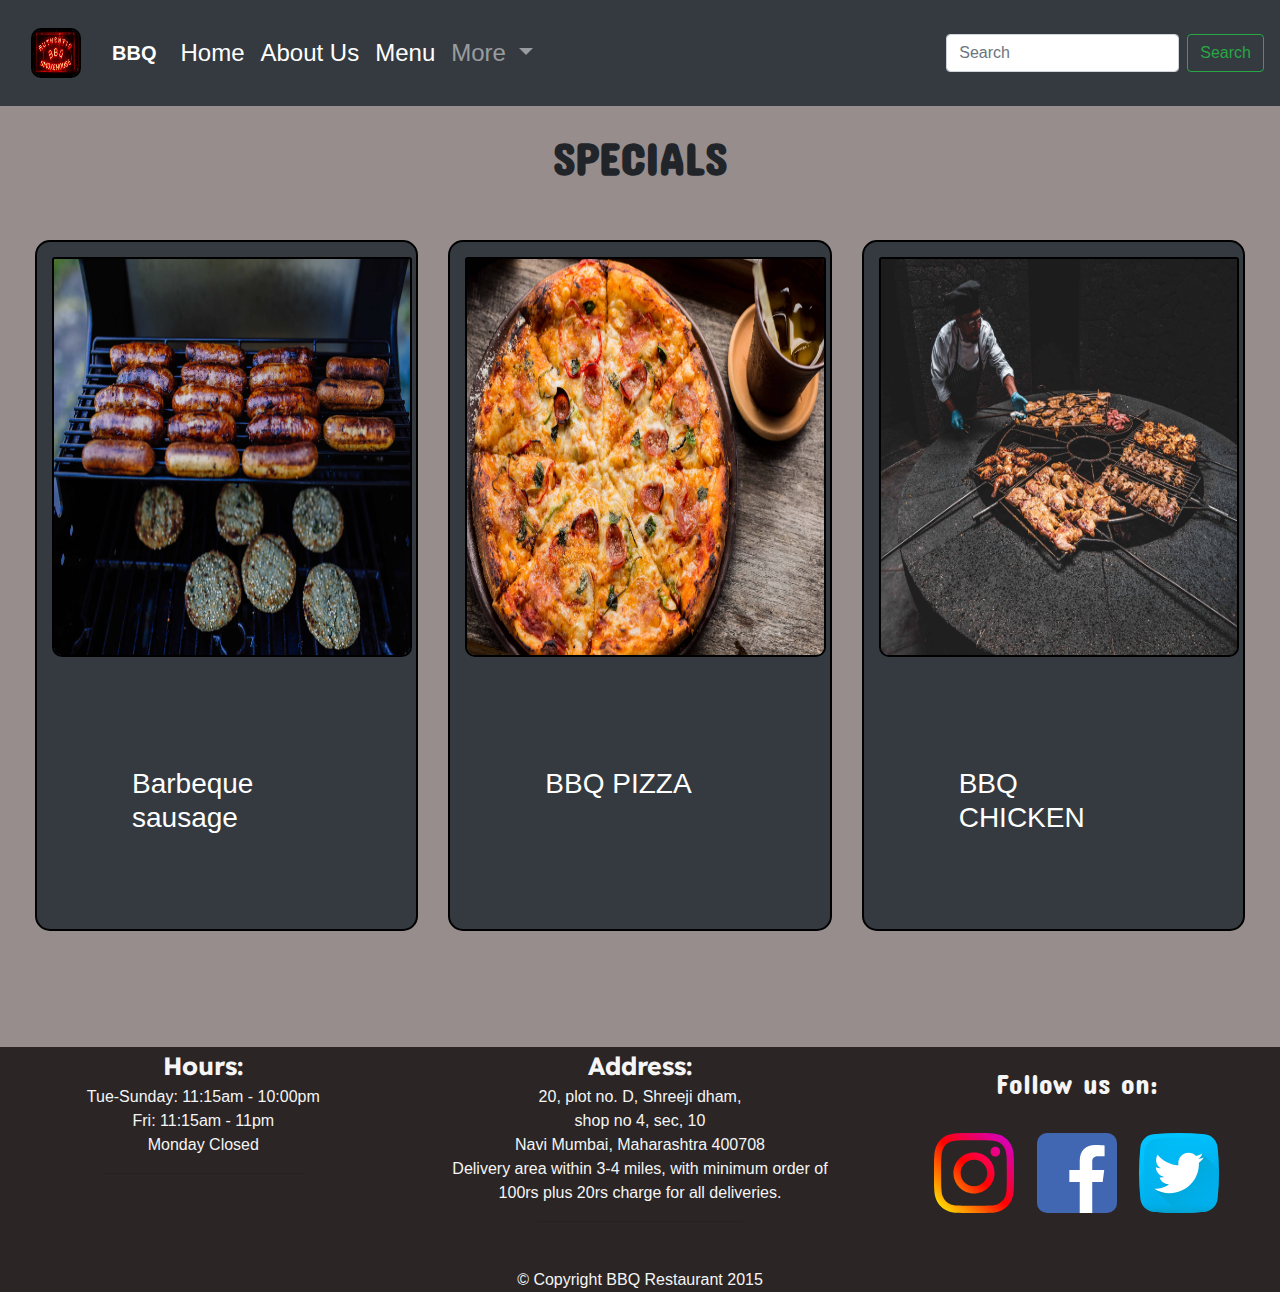
<file: specials.html>
<!doctype html>
<html lang="en">

<head>
    <!-- Required meta tags -->
    <meta charset="utf-8">
    <meta name="viewport" content="width=device-width, initial-scale=1, shrink-to-fit=no">

    <!-- Bootstrap CSS -->
    <link rel="stylesheet" href="https://stackpath.bootstrapcdn.com/bootstrap/4.5.2/css/bootstrap.min.css"
        integrity="sha384-JcKb8q3iqJ61gNV9KGb8thSsNjpSL0n8PARn9HuZOnIxN0hoP+VmmDGMN5t9UJ0Z" crossorigin="anonymous">
    <link href='https://fonts.googleapis.com/css?family=Lexend Deca' rel='stylesheet'>
    <link href='https://fonts.googleapis.com/css?family=Concert One' rel='stylesheet'>
    <link rel="stylesheet" href="https://cdnjs.cloudflare.com/ajax/libs/font-awesome/4.7.0/css/font-awesome.min.css">

    <link rel="stylesheet" href="style.css">
    <title>Specials</title>
</head>

<body>
    <nav class="navbar navbar-expand-lg navbar-dark bg-dark" style="border-radius: 0%;">
        <a class="navbar-brand" href="index.html">

            <img src="images/restaurant.jpeg" width="50" height="50" alt="" loading="lazy">
        </a>
        <a id="sandas" class="navbar-brand" href="index.html"><strong>BBQ</strong></a>
        <button class="navbar-toggler" type="button" data-toggle="collapse" data-target="#navbarSupportedContent"
            aria-controls="navbarSupportedContent" aria-expanded="false" aria-label="Toggle navigation">
            <span class="navbar-toggler-icon"></span>
        </button>

        <div class="collapse navbar-collapse" id="navbarSupportedContent">
            <ul class="navbar-nav mr-auto">
                <li class="nav-item active">
                    <a class="nav-link" href="index.html">Home <span class="sr-only">(current)</span></a>
                </li>
                <li class="nav-item active">
                    <a class="nav-link" href="About-us.html">About Us<span class="sr-only">(current)</span></a>
                </li>
                <li class="nav-item active">
                    <a class="nav-link" href="Menu.html">Menu<span class="sr-only">(current)</span></a>
                </li>
                <li class="nav-item dropdown">
                    <a class="nav-link dropdown-toggle" href="#" id="navbarDropdown" role="button"
                        data-toggle="dropdown" aria-haspopup="true" aria-expanded="false">
                        More
                    </a>
                    <div class="dropdown-menu" aria-labelledby="navbarDropdown">
                        <a class="dropdown-item" href="team.html">Team</a>
                        <a class="dropdown-item" href="vacancy.html">Vacancy</a>
                        <a class="dropdown-item" href="feedback.html">Feedback</a>

                        <a class="dropdown-item" href="#"></a>
                    </div>
                </li>

            </ul>
            <form class="form-inline my-2 my-lg-0">
                <input class="form-control mr-sm-2" type="search" placeholder="Search" aria-label="Search">
                <button class="btn btn-outline-success my-2 my-sm-0" type="submit">Search</button>
            </form>
        </div>
    </nav>
    <div class="menus">
        <h1 id=smal><strong>SPECIALS</strong></h1>
        <div class="card-deck s">
            <div class="card text-white bg-dark mb-3" style="border: 2px solid black;">
                <img src="images/sausage.jpg" class="card-img-top siz" alt="Indian" width="100" height="400"
                    style="border: 2px solid black;">
                <div class="card-body" >
                    <h3 id="sats" style="margin: 75px;" class="card-title">Barbeque sausage</h3>
                </div>

            </div>
            <div class="card text-white bg-dark mb-3" style="border: 2px solid black;">
                <img src="images/pizza.jpg" class="card-img-top" alt="Mexican" width="100" height="400"
                    style="border: 2px solid black;">
                <div class="card-body">
                    <h3 id="sats"  style="margin: 75px;" class="card-title">BBQ PIZZA</h3>
                   
                </div>

            </div>
            <div class="card text-white bg-dark mb-3" style="border: 2px solid black;">
                <img src="images/cbbq.jpg" class="card-img-top" alt="..." width="100" height="400"
                    style="border: 2px solid black;">
                <div class="card-body">
                    <h3 id="sats" style="margin: 75px;" class="card-title">BBQ CHICKEN</h3>
                   
                </div>

            </div>
        </div>
       

    <footer class="panel-footer">
        <div class="containerx">
            <div class="row">
                <section id="hours" class="col-sm-4">
                    <strong>Hours:</strong><br>
                    Tue-Sunday: 11:15am - 10:00pm<br>
                    Fri: 11:15am - 11pm<br>
                    Monday Closed
                    <hr class="visible-xs">
                </section>
                <section id="address" class="col-sm-4">
                    <strong>Address:</strong><br>
                    20, plot no. D, Shreeji dham,<br>
                    shop no 4, sec, 10 <br>
                    Navi Mumbai, Maharashtra 400708 <br>
                    <p>Delivery area within 3-4 miles, with minimum order of 100rs plus 20rs charge for all deliveries.
                    </p>
                    <hr class="visible-xs">
                </section>
                <section id="testimonials" class="col-sm-4">
                    <h3>Follow us on:</h3><br>
                    <a target="_blank" href="https://www.instagram.com/">
                        <img alt="Instagram" src="images/instagram-sketched (1).svg" width="80" height="80" style="border:0px">
                    </a>
                    <a target="_blank" href="https://www.facebook.com/">
                        <img alt="Facebook" src="images/facebook.svg" width="80" height="80" style="border:0px">
                    </a>
                    <a target="_blank" href="https://twitter.com/?lang=en">
                        <img alt="Twitter" src="images/twitter.svg" width="80" height="80" style="border:0px">
                    </a>

                </section>
            </div>
            <div  class="text-center">&copy; Copyright BBQ Restaurant 2015</div>
          </div>
    </footer>

   

    <script src="https://code.jquery.com/jquery-3.5.1.slim.min.js"
        integrity="sha384-DfXdz2htPH0lsSSs5nCTpuj/zy4C+OGpamoFVy38MVBnE+IbbVYUew+OrCXaRkfj"
        crossorigin="anonymous"></script>
    <script src="https://cdn.jsdelivr.net/npm/popper.js@1.16.1/dist/umd/popper.min.js"
        integrity="sha384-9/reFTGAW83EW2RDu2S0VKaIzap3H66lZH81PoYlFhbGU+6BZp6G7niu735Sk7lN"
        crossorigin="anonymous"></script>
    <script src="https://stackpath.bootstrapcdn.com/bootstrap/4.5.2/js/bootstrap.min.js"
        integrity="sha384-B4gt1jrGC7Jh4AgTPSdUtOBvfO8shuf57BaghqFfPlYxofvL8/KUEfYiJOMMV+rV"
        crossorigin="anonymous"></script>
</body>

</html>
</file>
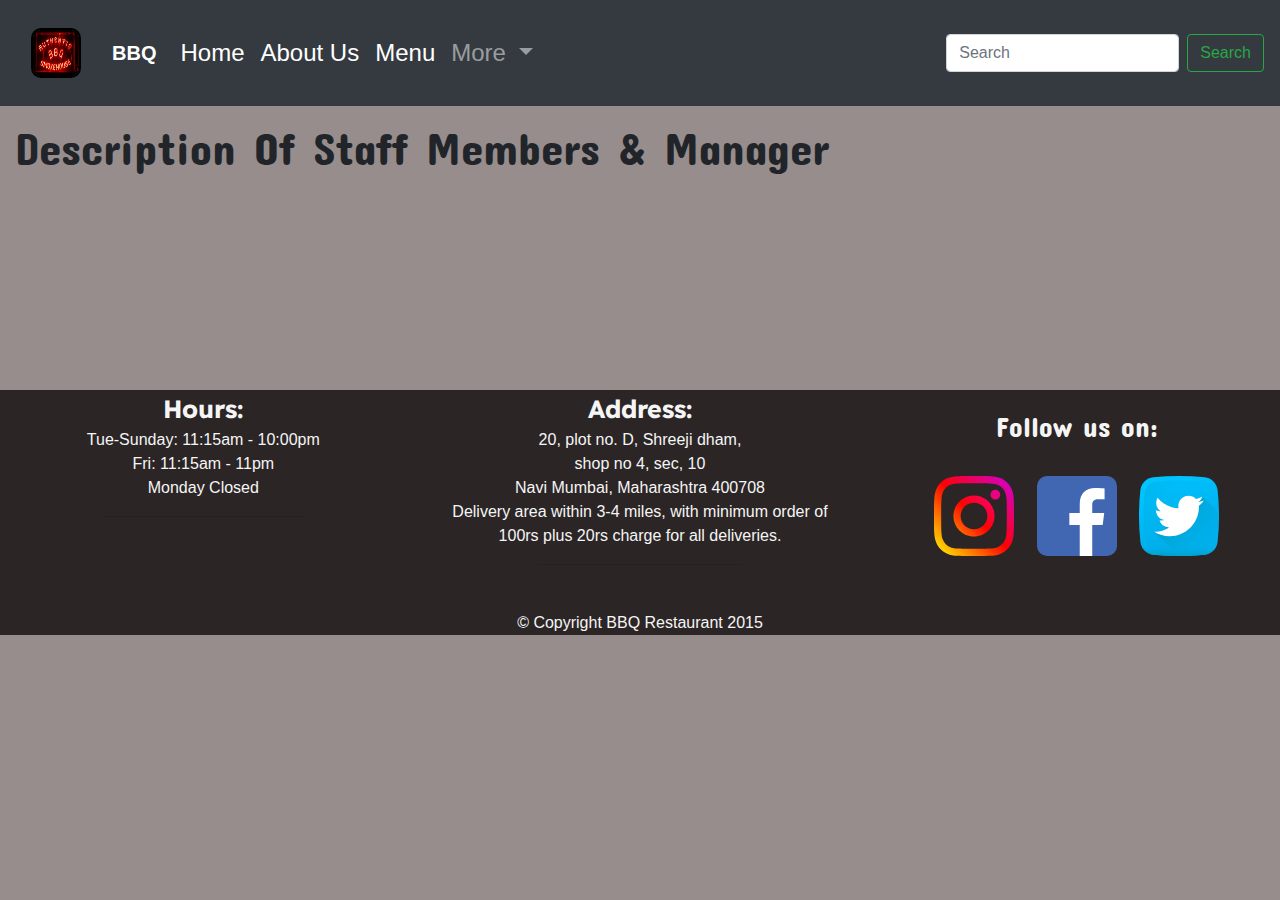
<file: team.html>
<!doctype html>
<html lang="en">

<head>
    <!-- Required meta tags -->
    <meta charset="utf-8">
    <meta name="viewport" content="width=device-width, initial-scale=1, shrink-to-fit=no">

    <!-- Bootstrap CSS -->
    <link rel="stylesheet" href="https://stackpath.bootstrapcdn.com/bootstrap/4.5.2/css/bootstrap.min.css"
        integrity="sha384-JcKb8q3iqJ61gNV9KGb8thSsNjpSL0n8PARn9HuZOnIxN0hoP+VmmDGMN5t9UJ0Z" crossorigin="anonymous">
    <link href='https://fonts.googleapis.com/css?family=Lexend Deca' rel='stylesheet'>
    <link href='https://fonts.googleapis.com/css?family=Concert One' rel='stylesheet'>
    <link rel="stylesheet" href="https://cdnjs.cloudflare.com/ajax/libs/font-awesome/4.7.0/css/font-awesome.min.css">

    <link rel="stylesheet" href="style.css">
    <title>Team</title>
</head>

<body>
    <nav class="navbar navbar-expand-lg navbar-dark bg-dark" style="border-radius: 0%;">
        <a class="navbar-brand" href="index.html">

            <img src="images/restaurant.jpeg" width="50" height="50" alt="" loading="lazy">
        </a>
        <a id="sandas" class="navbar-brand" href="index.html "><strong>BBQ</strong></a>
        <button class="navbar-toggler" type="button" data-toggle="collapse" data-target="#navbarSupportedContent"
            aria-controls="navbarSupportedContent" aria-expanded="false" aria-label="Toggle navigation">
            <span class="navbar-toggler-icon"></span>
        </button>

        <div class="collapse navbar-collapse" id="navbarSupportedContent">
            <ul class="navbar-nav mr-auto">
                <li class="nav-item active">
                    <a class="nav-link" href="index.html">Home <span class="sr-only">(current)</span></a>
                </li>
                <li class="nav-item active">
                    <a class="nav-link" href="About-us.html">About Us<span class="sr-only">(current)</span></a>
                </li>
                <li class="nav-item active">
                    <a class="nav-link" href="Menu.html">Menu<span class="sr-only">(current)</span></a>
                </li>

                <li class="nav-item dropdown">
                    <a class="nav-link dropdown-toggle" href="#" id="navbarDropdown" role="button"
                        data-toggle="dropdown" aria-haspopup="true" aria-expanded="false">
                        More
                    </a>
                    <div class="dropdown-menu" aria-labelledby="navbarDropdown">
                        <a class="dropdown-item" href="team.html">Team</a>
                        <a class="dropdown-item" href="vacancy.html">Vacancy</a>
                        <a class="dropdown-item" href="feedback.html">Feedback</a>

                        <a class="dropdown-item" href="#"></a>
                    </div>
                </li>

            </ul>
            <form class="form-inline my-2 my-lg-0">
                <input class="form-control mr-sm-2" type="search" placeholder="Search" aria-label="Search">
                <button class="btn btn-outline-success my-2 my-sm-0" type="submit">Search</button>
            </form>
        </div>
    </nav>
    

 <h1>Description Of Staff Members & Manager</h1>

    <br>
    <br>
    <br>
    <br>
    <br>
    <br>
    <br>
    <br>








    <footer class="panel-footer">
        <div class="containerx">
            <div class="row">
                <section id="hours" class="col-sm-4">
                    <strong>Hours:</strong><br>
                    Tue-Sunday: 11:15am - 10:00pm<br>
                    Fri: 11:15am - 11pm<br>
                    Monday Closed
                    <hr class="visible-xs">
                </section>
                <section id="address" class="col-sm-4">
                    <strong>Address:</strong><br>
                    20, plot no. D, Shreeji dham,<br>
                    shop no 4, sec, 10 <br>
                    Navi Mumbai, Maharashtra 400708 <br>
                    <p>Delivery area within 3-4 miles, with minimum order of 100rs plus 20rs charge for all deliveries.
                    </p>
                    <hr class="visible-xs">
                </section>
                <section id="testimonials" class="col-sm-4">
                    <h3>Follow us on:</h3><br>
                    <a target="_blank" href="https://www.instagram.com/">
                        <img alt="Instagram" src="images/instagram-sketched (1).svg" width="80" height="80" style="border:0px">
                    </a>
                    <a target="_blank" href="https://www.facebook.com/">
                        <img alt="Facebook" src="images/facebook.svg" width="80" height="80" style="border:0px">
                    </a>
                    <a target="_blank" href="https://twitter.com/?lang=en">
                        <img alt="Twitter" src="images/twitter.svg" width="80" height="80" style="border:0px">
                    </a>

                </section>
            </div>
            <div  class="text-center">&copy; Copyright BBQ Restaurant 2015</div>
          </div>
    </footer>

   


    <!-- Optional JavaScript -->
    <!-- jQuery first, then Popper.js, then Bootstrap JS -->
    <script src="https://code.jquery.com/jquery-3.5.1.slim.min.js"
        integrity="sha384-DfXdz2htPH0lsSSs5nCTpuj/zy4C+OGpamoFVy38MVBnE+IbbVYUew+OrCXaRkfj"
        crossorigin="anonymous"></script>
    <script src="https://cdn.jsdelivr.net/npm/popper.js@1.16.1/dist/umd/popper.min.js"
        integrity="sha384-9/reFTGAW83EW2RDu2S0VKaIzap3H66lZH81PoYlFhbGU+6BZp6G7niu735Sk7lN"
        crossorigin="anonymous"></script>
    <script src="https://stackpath.bootstrapcdn.com/bootstrap/4.5.2/js/bootstrap.min.js"
        integrity="sha384-B4gt1jrGC7Jh4AgTPSdUtOBvfO8shuf57BaghqFfPlYxofvL8/KUEfYiJOMMV+rV"
        crossorigin="anonymous"></script>
</body>

</html>
</file>
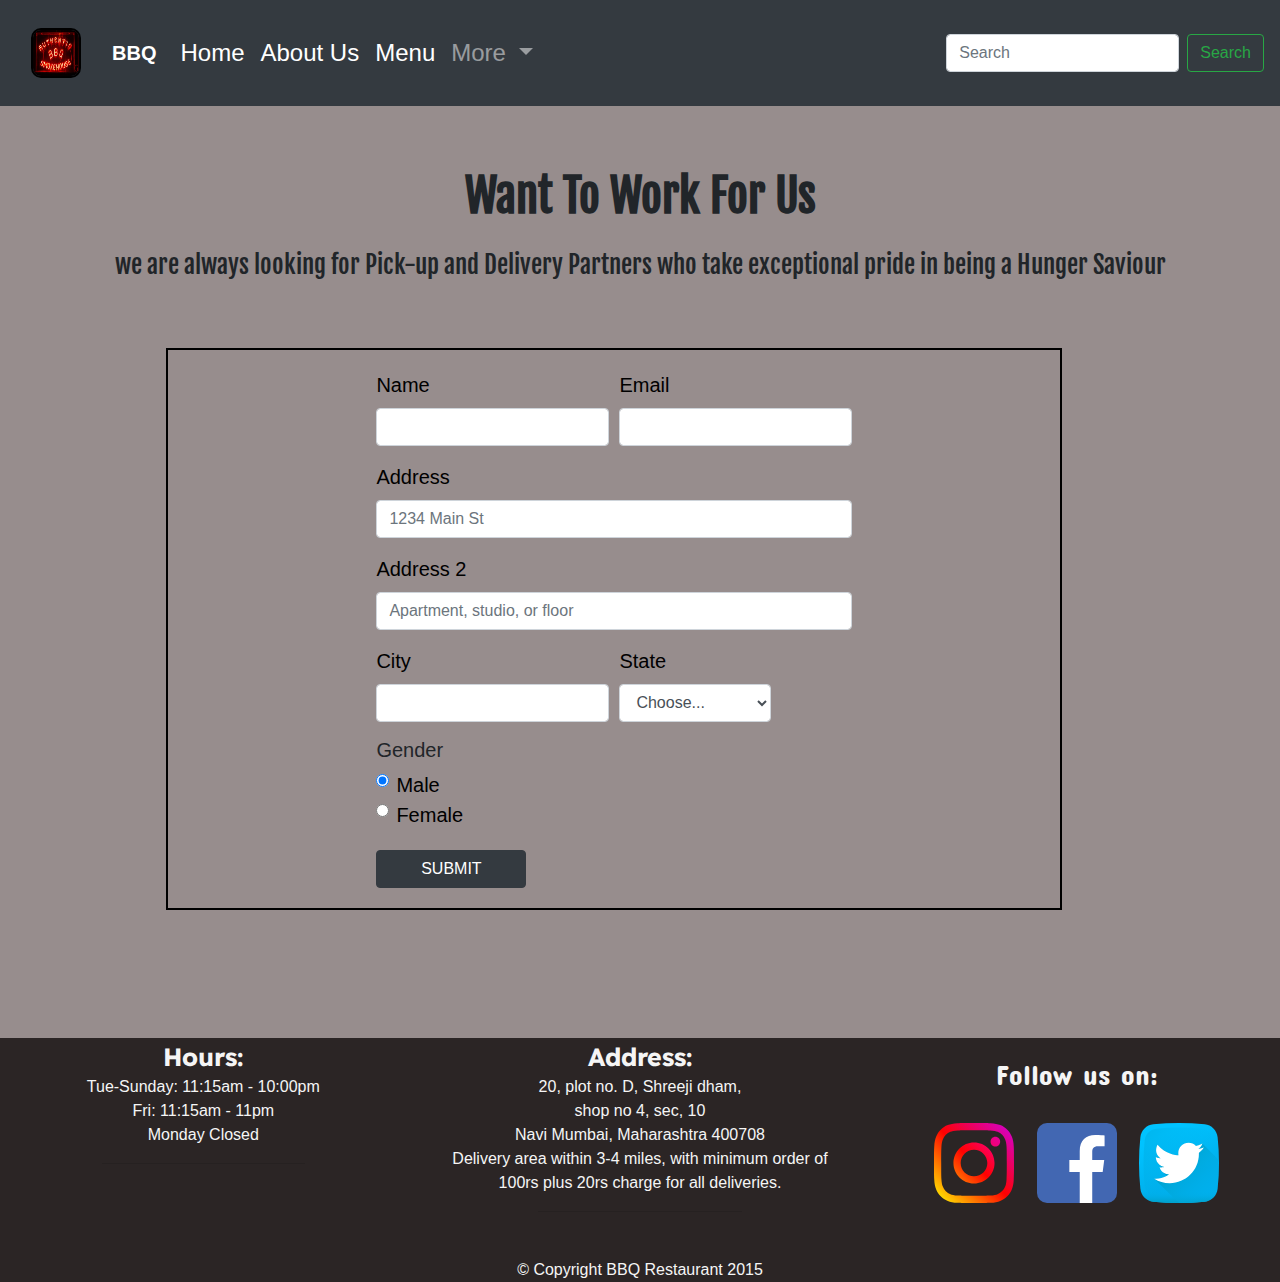
<file: vacancy.html>
<!doctype html>
<html lang="en">

<head>
    <!-- Required meta tags -->
    <meta charset="utf-8">
    <meta name="viewport" content="width=device-width, initial-scale=1, shrink-to-fit=no">

    <!-- Bootstrap CSS -->
    <link rel="stylesheet" href="https://stackpath.bootstrapcdn.com/bootstrap/4.5.2/css/bootstrap.min.css"
        integrity="sha384-JcKb8q3iqJ61gNV9KGb8thSsNjpSL0n8PARn9HuZOnIxN0hoP+VmmDGMN5t9UJ0Z" crossorigin="anonymous">
    <link href='https://fonts.googleapis.com/css?family=Lexend Deca' rel='stylesheet'>
    <link href='https://fonts.googleapis.com/css?family=Concert One' rel='stylesheet'>
    <link rel="stylesheet" href="https://cdnjs.cloudflare.com/ajax/libs/font-awesome/4.7.0/css/font-awesome.min.css">
    <link href="https://fonts.googleapis.com/css2?family=Fjalla+One&display=swap" rel="stylesheet">

    <link rel="stylesheet" href="style.css">
    <title>Vacancy</title>
</head>

<body>
    <nav class="navbar navbar-expand-lg navbar-dark bg-dark " style="border-radius: 0%;">
        <a class="navbar-brand" href="index.html">

            <img src="images/restaurant.jpeg" width="50" height="50" alt="" loading="lazy">
        </a>
        <a id="sandas" class="navbar-brand" href="index.html"><strong>BBQ</strong></a>
        <button class="navbar-toggler" type="button" data-toggle="collapse" data-target="#navbarSupportedContent"
            aria-controls="navbarSupportedContent" aria-expanded="false" aria-label="Toggle navigation">
            <span class="navbar-toggler-icon"></span>
        </button>

        <div class="collapse navbar-collapse" id="navbarSupportedContent">
            <ul class="navbar-nav mr-auto">
                <li class="nav-item active">
                    <a class="nav-link" href="index.html">Home <span class="sr-only">(current)</span></a>
                </li>
                <li class="nav-item active">
                    <a class="nav-link" href="About-us.html">About Us<span class="sr-only">(current)</span></a>
                </li>
                <li class="nav-item active">
                    <a class="nav-link" href="Menu.html">Menu<span class="sr-only">(current)</span></a>
                </li>

                <li class="nav-item dropdown">
                    <a class="nav-link dropdown-toggle" href="#" id="navbarDropdown" role="button"
                        data-toggle="dropdown" aria-haspopup="true" aria-expanded="false">
                        More
                    </a>
                    <div class="dropdown-menu" aria-labelledby="navbarDropdown">
                        <a class="dropdown-item" href="team.html">Team</a>
                        <a class="dropdown-item" href="vacancy.html">Vacancy</a>
                        <a class="dropdown-item" href="feedback.html">Feedback</a>

                        <a class="dropdown-item" href="#"></a>
                    </div>
                </li>

            </ul>
            <form class="form-inline my-2 my-lg-0">
                <input class="form-control mr-sm-2" type="search" placeholder="Search" aria-label="Search">
                <button class="btn btn-outline-success my-2 my-sm-0" type="submit">Search</button>
            </form>
        </div>
    </nav>
    <br>
    <br>
    
    <h1 id="seven" style="display: flex; justify-content: center; align-items: center; font-family: 'Fjalla One', sans-serif;">
        <strong>Want To Work For Us</strong></h1>
    <p7 style="display: flex; justify-content: center; align-items: center; font-family: 'Fjalla One', sans-serif; font-size: 25px;" >we are always looking for Pick-up and Delivery Partners who take exceptional pride in being a Hunger Saviour
    </p7>
    <div class="form" >

        <form>
            <div class="form-row  ">
                <div class="form-group col-md-6">
                    <label for="inputEmail4">Name</label>
                    <input type="email" class="form-control" id="inputEmail4">
                </div>
                <div class="form-group col-md-6">
                    <label for="inputPassword4">Email</label>
                    <input type="email" class="form-control" id="inputPassword4">
                </div>
            </div>
            <div class="form-group">
                <label for="inputAddress">Address</label>
                <input type="text" class="form-control" id="inputAddress" placeholder="1234 Main St">
            </div>
            <div class="form-group">
                <label for="inputAddress2">Address 2</label>
                <input type="text" class="form-control" id="inputAddress2" placeholder="Apartment, studio, or floor">
            </div>
            <div class="form-row">
                <div class="form-group col-md-6">
                    <label for="inputCity">City</label>
                    <input type="text" class="form-control" id="inputCity">
                </div>
                <div class="form-group col-md-4">
                    <label for="inputState">State</label>
                    <select id="inputState" class="form-control">
                        <option selected>Choose...</option>
                        <option>...</option>
                    </select>
                </div>
                
            </div>
           <h5>Gender</h5>
           <div class="form-check">
            <input class="form-check-input" type="radio" name="exampleRadios" id="exampleRadios1" value="option1" checked>
            <label class="form-check-label" for="exampleRadios1">
              Male
            </label>
          </div>
          <div class="form-check">
            <input class="form-check-input" type="radio" name="exampleRadios" id="exampleRadios2" value="option2">
            <label class="form-check-label" for="exampleRadios2" style="margin-bottom: 20px;">
              Female
            </label>
          </div>
            <button style="width: 150px;" type="submit" class="btn btn-dark">SUBMIT</button>
        </form>







    </div>








    <footer class="panel-footer">
        <div class="containerx">
            <div class="row">
                <section id="hours" class="col-sm-4">
                    <strong>Hours:</strong><br>
                    Tue-Sunday: 11:15am - 10:00pm<br>
                    Fri: 11:15am - 11pm<br>
                    Monday Closed
                    <hr class="visible-xs">
                </section>
                <section id="address" class="col-sm-4">
                    <strong>Address:</strong><br>
                    20, plot no. D, Shreeji dham,<br>
                    shop no 4, sec, 10 <br>
                    Navi Mumbai, Maharashtra 400708 <br>
                    <p>Delivery area within 3-4 miles, with minimum order of 100rs plus 20rs charge for all deliveries.
                    </p>
                    <hr class="visible-xs">
                </section>
                <section id="testimonials" class="col-sm-4">
                    <h3>Follow us on:</h3><br>
                    <a target="_blank" href="https://www.instagram.com/">
                        <img alt="Instagram" src="images/instagram-sketched (1).svg" width="80" height="80" style="border:0px">
                    </a>
                    <a target="_blank" href="https://www.facebook.com/">
                        <img alt="Facebook" src="images/facebook.svg" width="80" height="80" style="border:0px">
                    </a>
                    <a target="_blank" href="https://twitter.com/?lang=en">
                        <img alt="Twitter" src="images/twitter.svg" width="80" height="80" style="border:0px">
                    </a>

                </section>
            </div>
            <div  class="text-center">&copy; Copyright BBQ Restaurant 2015</div>
          </div>
    </footer>





    <!-- Optional JavaScript -->
    <!-- jQuery first, then Popper.js, then Bootstrap JS -->
    <script src="https://code.jquery.com/jquery-3.5.1.slim.min.js"
        integrity="sha384-DfXdz2htPH0lsSSs5nCTpuj/zy4C+OGpamoFVy38MVBnE+IbbVYUew+OrCXaRkfj"
        crossorigin="anonymous"></script>
    <script src="https://cdn.jsdelivr.net/npm/popper.js@1.16.1/dist/umd/popper.min.js"
        integrity="sha384-9/reFTGAW83EW2RDu2S0VKaIzap3H66lZH81PoYlFhbGU+6BZp6G7niu735Sk7lN"
        crossorigin="anonymous"></script>
    <script src="https://stackpath.bootstrapcdn.com/bootstrap/4.5.2/js/bootstrap.min.js"
        integrity="sha384-B4gt1jrGC7Jh4AgTPSdUtOBvfO8shuf57BaghqFfPlYxofvL8/KUEfYiJOMMV+rV"
        crossorigin="anonymous"></script>
</body>

</html>
</file>
<file: style.css>
body{
    background-color:rgb(151, 141, 141);
}


.container1{
    border-bottom: 2px solid black;
    
    color: black;
    width: 40%;
    margin-bottom: 10px;
    font-family: 'Lexend Deca';
    font-size: 15px;
    display: flex;
    align-items: center;
    padding:10px;

}

.container2{
   
    border-bottom: 2px solid black;
    color: black;
    width:  40%;
    margin-bottom: 10px;
    font-family: 'Lexend Deca';
    font-size: 15px;
    padding:10px;
    
}

.container3{
    
    border-bottom: 2px solid black;
    color: black;
    width: 40%;
    margin-bottom: 10px;
    font-family: 'Lexend Deca';
    font-size: 15px;
    padding:10px;
    
    
}

@media (max-width:900px){
    .container1{
        width: auto;
        font-size: 12px;
        padding:0px;
       
    }


}

@media (max-width:900px){
    .container2{
        width: auto;
        font-size: 12px;
        padding:0px;
    }

   a,strong{
        font-size: 200%;
    }
}

@media (max-width:900px){
    .container3{
        width: auto;
        font-size: 12px;
        padding:0px;
    }
}

@media (max-width:500px){
    .mt-0{
        font-size: 12px;
    }
}

h1{
    color:EADECC;
    padding: 15px;
    font-family: 'Concert One';
    font-size: 45px;

}

.pocket{
    width: 50%;
    float: right;
}

.box{
    position: relative;
    
}
.box div1{
    position: absolute;
    top: 50px;
    right: 50px;
    font-size: 18px;
   
    
}
div1{
  box-sizing: border-box;
    width: 46%;
    height: auto;
}



@media (max-width:1000px){
    .box div1{
        
        position: relative;
        top: 0;
        right: 0px;
        font-size: 18px;
        margin: 10px;
        }

        div1>h2{
            
            padding:0px;
    
        }

        .box div1>p{
            width: auto;
            font-size: 25px;
            font-family: 'Lexend Deca'
           
           ;
         }

     
}


    div1>h2{
        font-family: 'Concert One';
        font-size: 50px;
        padding: 20px 0px 20px 20px;

    }

    div1>p{
       font-size: 25px;
       font-family: 'Lexend Deca'
    }

    
    
  img{
      margin: 15px;
      border: 2px solid black;
      border-radius: 10px;
  }

  .containers{
      position: relative;
  }

  #bun{
      float: right;
  }

  #menu-tile, #specials-tile, #map-tile {
    height: 250px;
    width: 100%;
    margin-bottom: 15px;
    position: relative;
    border: 2px solid #3F0C1F;
    overflow: hidden;
  }
  #menu-tile:hover, #specials-tile:hover, #map-tile:hover {
    box-shadow: 0 1px 5px 1px #cccccc;
  }
  
  #menu-tile {
    background: url('images/men.jpg') no-repeat;
    background-position: center;
    border: 3px solid black;
  }
  #specials-tile {
    background: url('images/bchicken.jpg') no-repeat;
    background-position: center;
    border: 3px solid black;
  }
  
  #menu-tile span, #specials-tile span, #map-tile span {
    position: absolute;
    bottom: 0;
    right: 0;
    width: 100%;
    text-align: center;
    font-size: 1.6em;
    text-transform: uppercase;
    background-color: #000;
    color: #fff;
    opacity: .8;
    border: 3px solid black;
  }
 /* 
  @media (max-width: 767px) {

   #menu-tile, #specials-tile {
        width: 360px;
        margin: 0 auto 15px;
      }
  }

  @media (max-width: 479px) {

    #menu-tile, #specials-tile {
        width: 280px;
        margin: 0 auto 15px;
      }
  }*/

  #tiles1.container{

       margin-top: 50px;
       margin-bottom: 50px;
       

    
  }

  .panel-footer section {
    margin-bottom: 30px;
    text-align: center;
   
  }
  .panel-footer section:nth-child(3) {
    margin-bottom: 0; 
  }
  .panel-footer section hr {
    width: 50%;
  }

  .containerx{
    background-color:rgb(43, 37, 37);
    color: whitesmoke;
  }
  

.containerx strong{

    font-size: 25px;
    font-family: 'Lexend Deca'

}
 


#testimonials img{

    margin: 8px;
}

@media (max-width:900px){
    #testimonials img{
        width: 40px;
        height: 40px;
        margin-bottom: 40px;
    }
}

#testimonials h3{
    font-family: 'Concert One';
    margin-top:20px;
    margin-bottom: 0px;

}

.navbar,.card,.text-white,.bg-dark,.mb-3{
    border-radius: 0;
}


/* menu */


@media (min-width: 768){
.card-deck .s{
   margin:20px;
   

}
}

.card-deck,.s{

    margin:40px 20px 100px 20px;

}

.card-img-top,.siz{

    width: 95%;
}

.card,.text-white,.bg-dark,.mb-3{
    border-radius: 15px;
}

.menus>h1{
    display: flex;
    justify-content: center;
    align-content: center;
    align-items: center;
    margin: 10px 0px 0px 0px;
}
    
/*about us*/


.abtus{
    display: flex;
    justify-content: center;
    align-items: center;
    margin: 20px;
}




@media (max-width: 425){
    .abtus,.card,.bg-dark,.text-white,.card-img{
        height: 250px;
    }
}
.card-img-overlay>span{
    position: absolute;
    right: 0;
    bottom: 0;
    left: 0;
    padding: 1.25rem;
}

.card-text{
    font-size: 30px;
    color: rgb(255, 255, 255);
}


a {
    font-size: 150%;
    color: black;
}
.clr{
    background-color:rgb(151, 141, 141);
}

.company>h1{
    color: black;
    
    display: flex;
    justify-content: center;
    height: 100px;
    
    background-color: rgb(92, 86, 86);
}

/*vacancy*/


.form{
    display: flex;
    justify-content: center;
    align-items: center;
    padding: 20px;
    margin-bottom: 10%;
    margin-left: 13%;
    margin-right: 13%;
    margin-top: 5%;
    border:2px solid black;
    width: 70%;
    height: auto;
    
 
    
}

label  {
    color: black;
    font-size: 20px;
    
}

@media(max-width: 768px){
    p7 {
        margin-left: 10px;
        margin-right: 10px;
    }

    #seven{
        font-size: 20px;
    }
}

@media(max-width: 768px){
    #smal{
        font-size: 20px;
    }

    #sats{
        font-size: 20px;
    }

    #xtra{
        font-size: 35px;
    }

    #stra{
        font-size: 20px;
    }

    #idex{
        margin: 10px;
    }
}

/*feedback*/

.form7{
    display: flex;
    justify-content: center;
    width: 100%;
    height: 100%;
}

#fdb{
    width: 50%;
    margin-top: 30px;
    margin-bottom: 50px;
}

/*rate us*/
.rate{
    display: flex;
    justify-content: center;
    align-content: center;
    align-items: center;
    width: 100%;
    height: 200px;
    border: 2px solid black;
    margin-bottom: 20px;
}

.checked {
    
    color: orange;
  }

  #str{
      font-size: 300%;
      margin: 0%;
      padding: 0%;

  }
</file>
